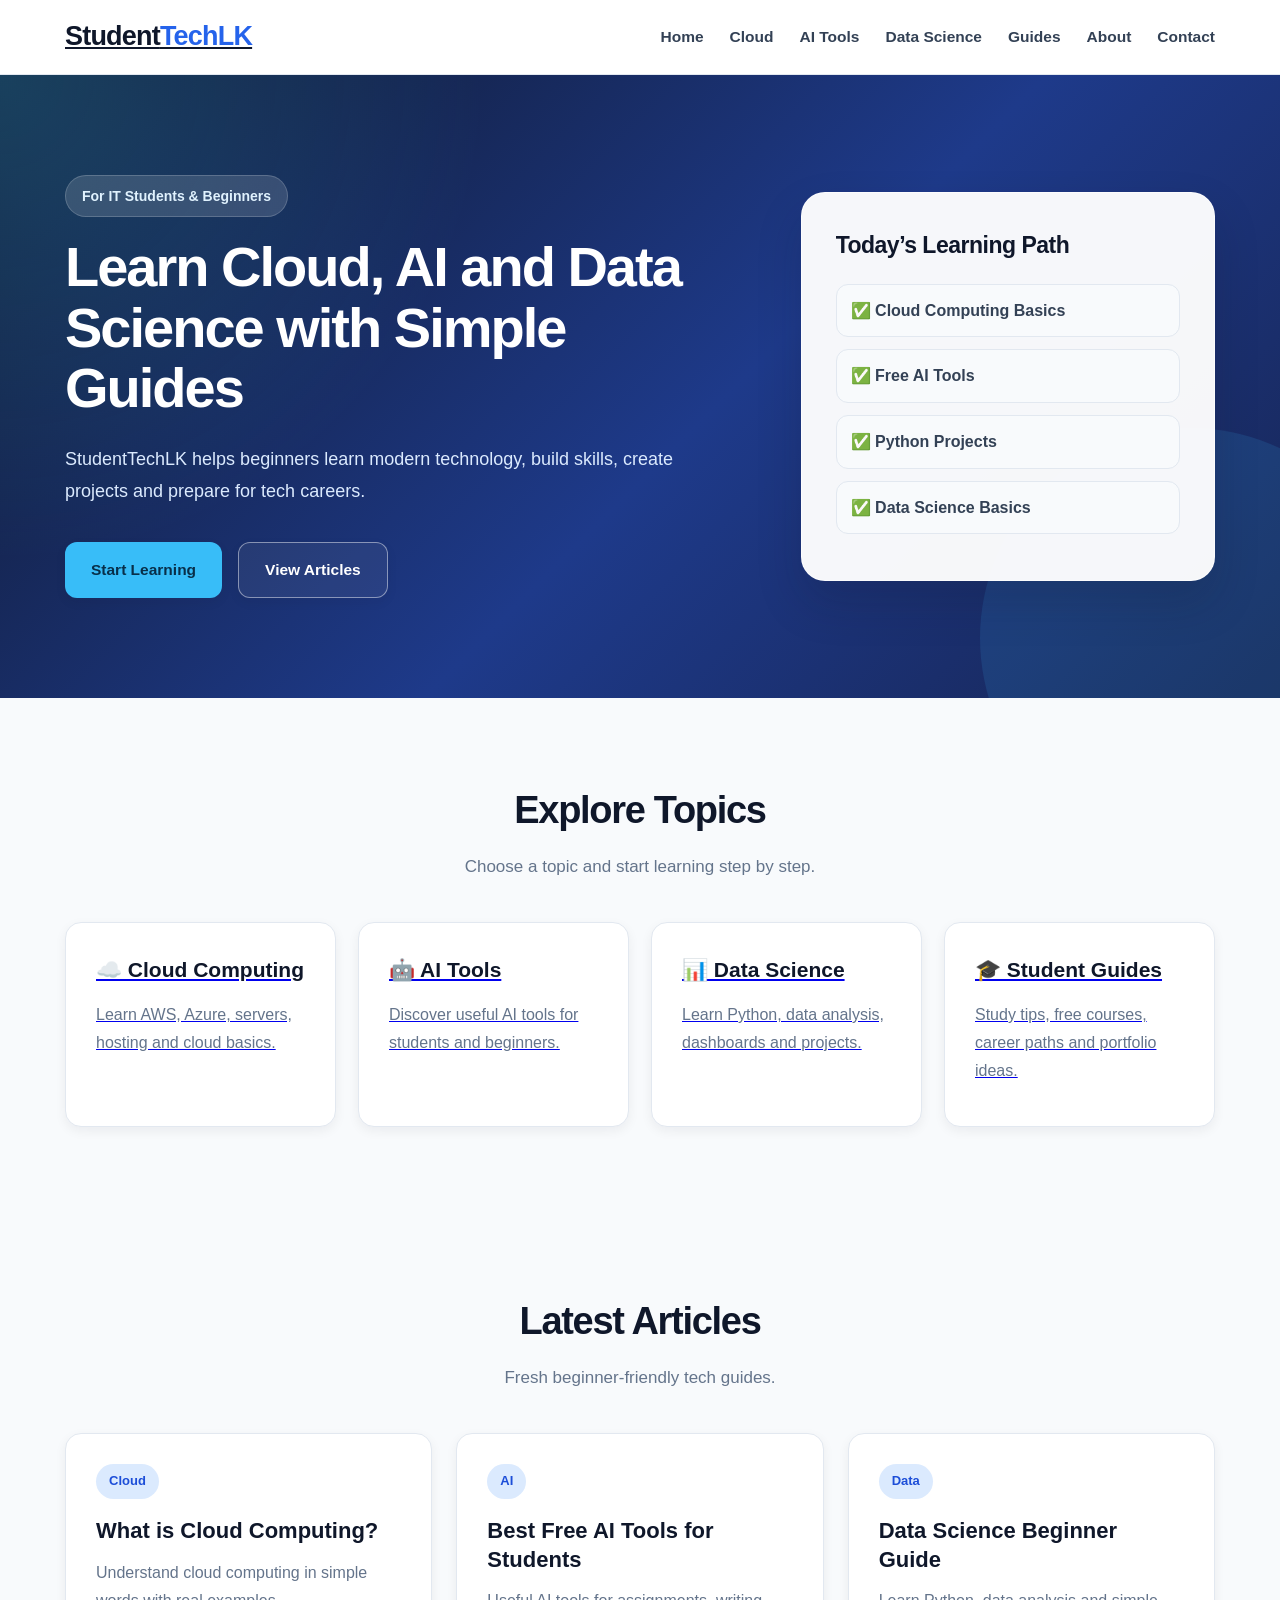
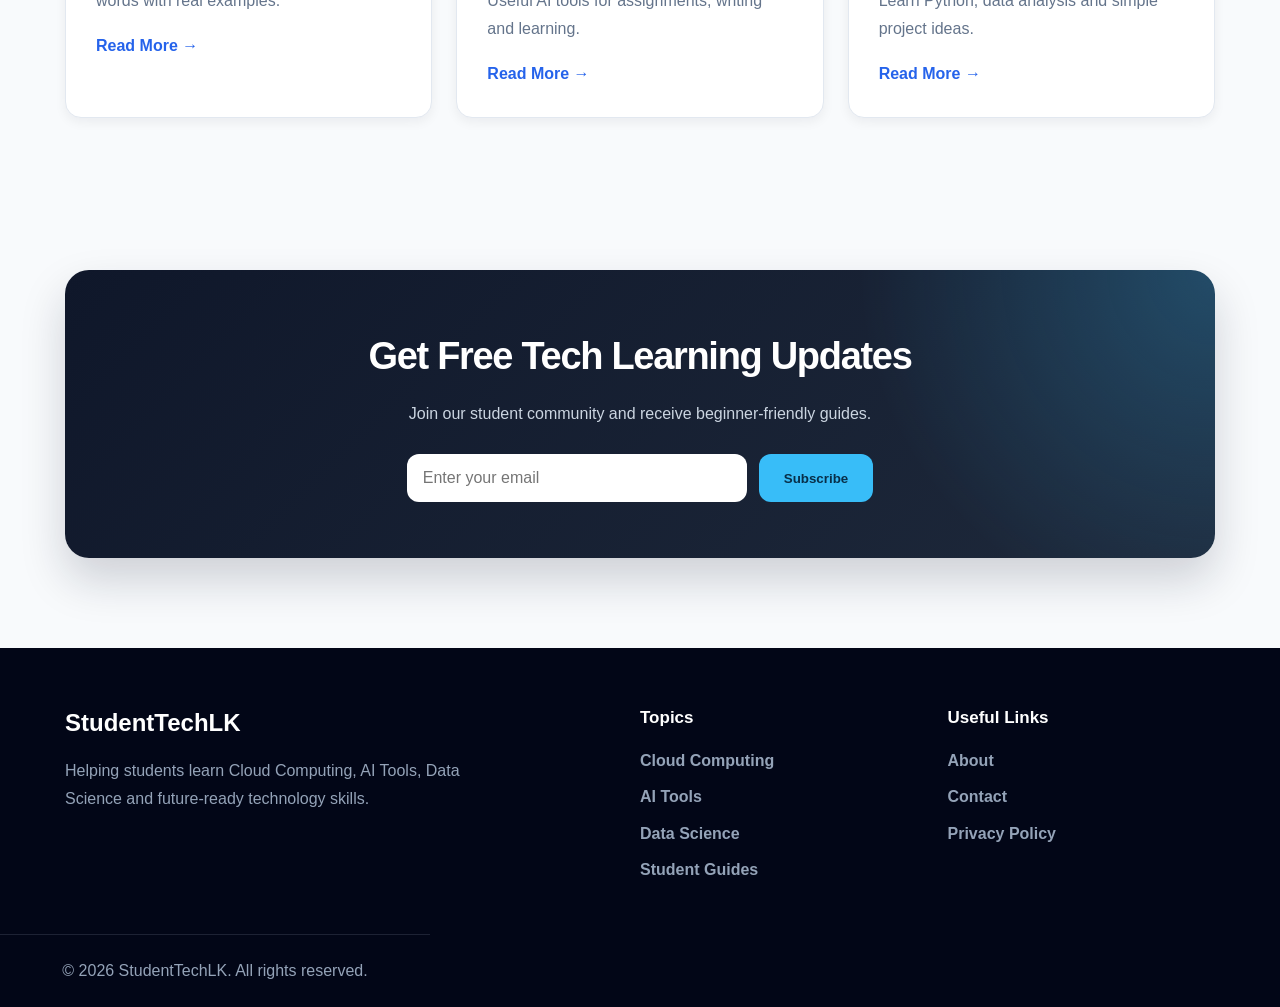
<file: index.html>
<!DOCTYPE html>
<html lang="en">
<head>
  <meta charset="UTF-8" />
  <meta name="viewport" content="width=device-width, initial-scale=1.0" />

  <title>StudentTechLK - Learn Tech & Build Your Future</title>
  <meta name="description" content="StudentTechLK helps students learn Cloud Computing, AI Tools, Data Science and technology skills." />

  <!-- Google AdSense Code -->
  <script async src="https://pagead2.googlesyndication.com/pagead/js/adsbygoogle.js?client=ca-pub-6896290726456139"
    crossorigin="anonymous"></script>

  <link rel="stylesheet" href="style.css" />
</head>
<body>

  <header class="header">
    <div class="container nav-container">
      <a href="index.html" class="logo">Student<span>TechLK</span></a>

      <nav id="navMenu">
        <a href="index.html">Home</a>
        <a href="cloud-computing.html">Cloud</a>
        <a href="ai-tools.html">AI Tools</a>
        <a href="data-science.html">Data Science</a>
        <a href="index.html#articles">Guides</a>
        <a href="about.html">About</a>
        <a href="contact.html">Contact</a>
      </nav>

      <button class="menu-btn" onclick="toggleMenu()">☰</button>
    </div>
  </header>

  <section class="hero">
    <div class="container hero-content">

      <div class="hero-text">
        <p class="tagline">For IT Students & Beginners</p>

        <h1>Learn Cloud, AI and Data Science with Simple Guides</h1>

        <p class="hero-desc">
          StudentTechLK helps beginners learn modern technology, build skills,
          create projects and prepare for tech careers.
        </p>

        <div class="hero-buttons">
          <a href="cloud-computing.html" class="btn primary">Start Learning</a>
          <a href="#articles" class="btn secondary">View Articles</a>
        </div>
      </div>

      <div class="hero-card">
        <h3>Today’s Learning Path</h3>
        <ul>
          <li>✅ Cloud Computing Basics</li>
          <li>✅ Free AI Tools</li>
          <li>✅ Python Projects</li>
          <li>✅ Data Science Basics</li>
        </ul>
      </div>

    </div>
  </section>

  <section class="categories">
    <div class="container">
      <h2>Explore Topics</h2>

      <p class="section-text">
        Choose a topic and start learning step by step.
      </p>

      <div class="category-grid">

        <a href="cloud-computing.html" class="category-card">
          <h3>☁️ Cloud Computing</h3>
          <p>Learn AWS, Azure, servers, hosting and cloud basics.</p>
        </a>

        <a href="ai-tools.html" class="category-card">
          <h3>🤖 AI Tools</h3>
          <p>Discover useful AI tools for students and beginners.</p>
        </a>

        <a href="data-science.html" class="category-card">
          <h3>📊 Data Science</h3>
          <p>Learn Python, data analysis, dashboards and projects.</p>
        </a>

        <a href="#articles" class="category-card">
          <h3>🎓 Student Guides</h3>
          <p>Study tips, free courses, career paths and portfolio ideas.</p>
        </a>

      </div>
    </div>
  </section>

  <section class="articles" id="articles">
    <div class="container">
      <h2>Latest Articles</h2>

      <p class="section-text">
        Fresh beginner-friendly tech guides.
      </p>

      <div class="article-grid">

        <article class="article-card">
          <div class="article-label">Cloud</div>
          <h3>What is Cloud Computing?</h3>
          <p>Understand cloud computing in simple words with real examples.</p>
          <a href="cloud-computing.html">Read More →</a>
        </article>

        <article class="article-card">
          <div class="article-label">AI</div>
          <h3>Best Free AI Tools for Students</h3>
          <p>Useful AI tools for assignments, writing and learning.</p>
          <a href="ai-tools.html">Read More →</a>
        </article>

        <article class="article-card">
          <div class="article-label">Data</div>
          <h3>Data Science Beginner Guide</h3>
          <p>Learn Python, data analysis and simple project ideas.</p>
          <a href="data-science.html">Read More →</a>
        </article>

      </div>
    </div>
  </section>

  <section class="newsletter">
    <div class="container newsletter-box">
      <h2>Get Free Tech Learning Updates</h2>
      <p>Join our student community and receive beginner-friendly guides.</p>

      <form action="https://formsubmit.co/oshadhaperera500@gmail.com" method="POST">
        <input type="hidden" name="_subject" value="New learning updates subscriber - StudentTechLK" />
        <input type="hidden" name="_template" value="table" />
        <input type="hidden" name="_captcha" value="false" />

        <input
          type="email"
          name="Subscriber Email"
          id="emailInput"
          placeholder="Enter your email"
          required
        />

        <button type="submit">Subscribe</button>
      </form>
    </div>
  </section>

  <footer class="footer">
    <div class="container footer-grid">

      <div>
        <h3>StudentTechLK</h3>
        <p>
          Helping students learn Cloud Computing, AI Tools, Data Science and
          future-ready technology skills.
        </p>
      </div>

      <div>
        <h4>Topics</h4>
        <a href="cloud-computing.html">Cloud Computing</a>
        <a href="ai-tools.html">AI Tools</a>
        <a href="data-science.html">Data Science</a>
        <a href="index.html#articles">Student Guides</a>
      </div>

      <div>
        <h4>Useful Links</h4>
        <a href="about.html">About</a>
        <a href="contact.html">Contact</a>
        <a href="privacy-policy.html">Privacy Policy</a>
      </div>

    </div>

    <p class="copyright">
      © 2026 StudentTechLK. All rights reserved.
    </p>
  </footer>

  <script src="script.js"></script>
</body>
</html>
</file>
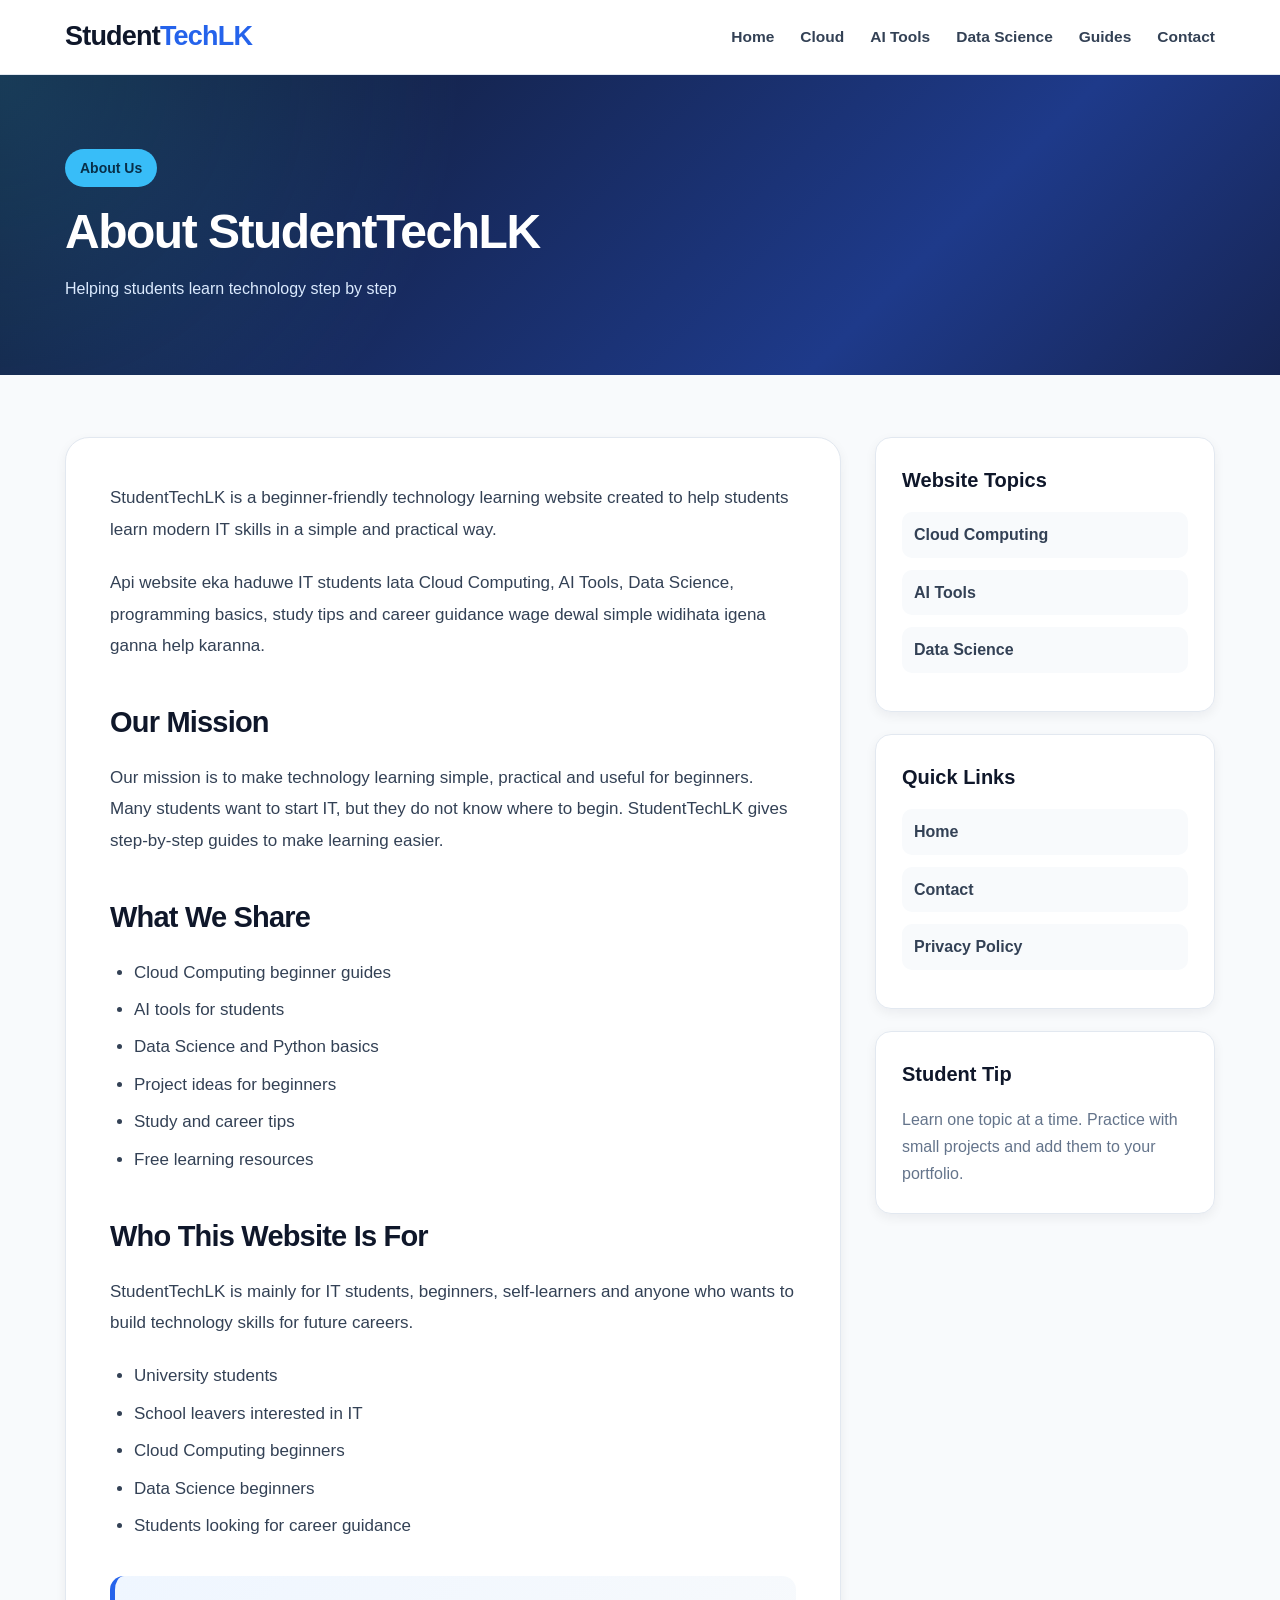
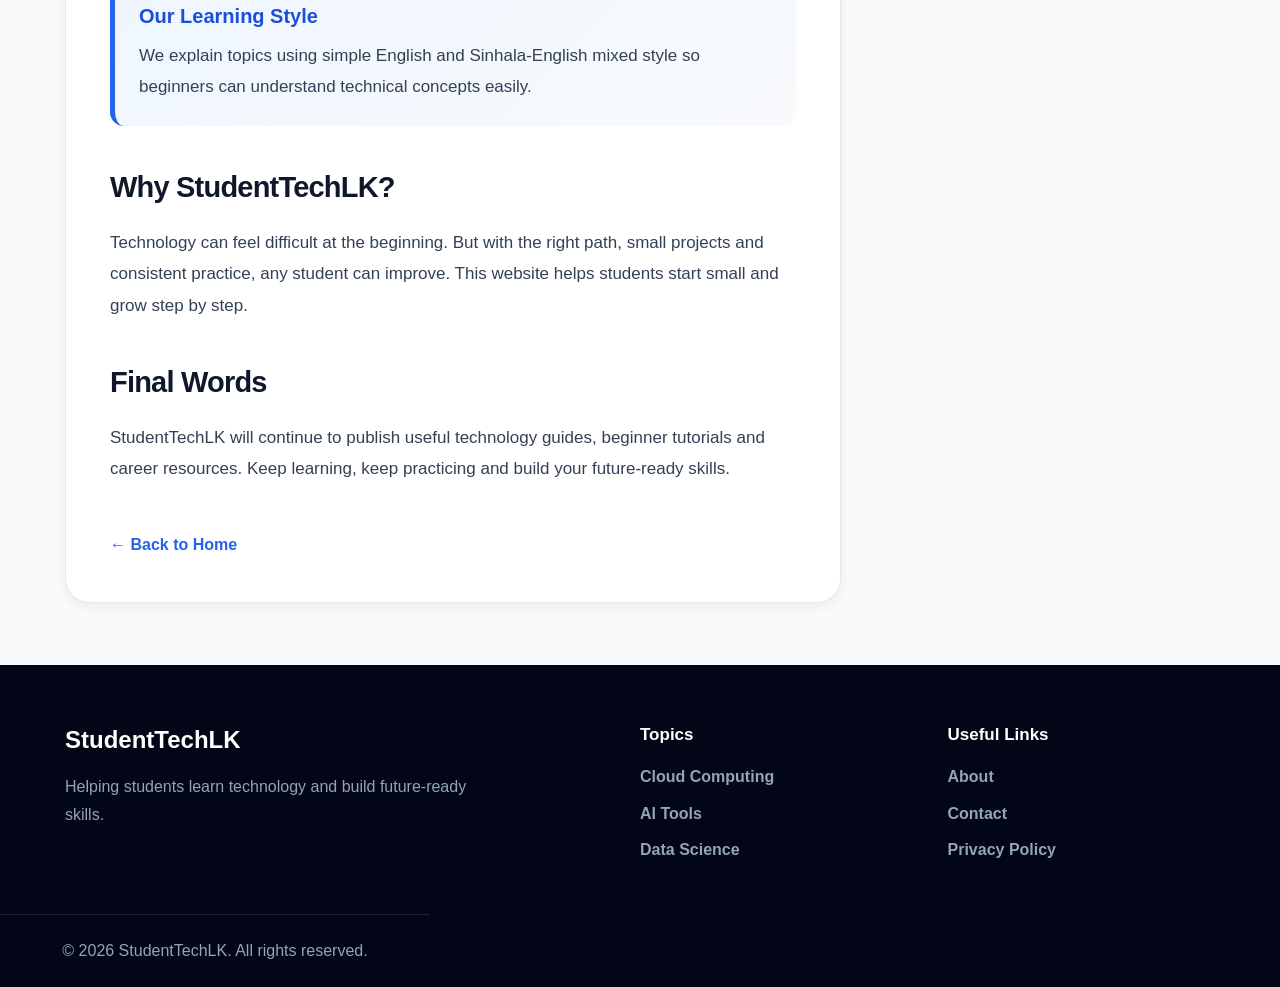
<file: about.html>
<!DOCTYPE html>
<html lang="en">
<head>
  <meta charset="UTF-8" />
  <meta name="viewport" content="width=device-width, initial-scale=1.0" />

  <title>About Us - StudentTechLK</title>
  <meta name="description" content="Learn about StudentTechLK, a beginner-friendly technology learning website for IT students." />

  <!-- Google AdSense Code -->
  <script async src="https://pagead2.googlesyndication.com/pagead/js/adsbygoogle.js?client=ca-pub-6896290726456139"
    crossorigin="anonymous"></script>

  <link rel="stylesheet" href="style.css" />
</head>
<body>

  <!-- Header -->
  <header class="header">
    <div class="container nav-container">
      <div class="logo">Student<span>TechLK</span></div>

      <nav id="navMenu">
        <a href="index.html">Home</a>
        <a href="cloud-computing.html">Cloud</a>
        <a href="ai-tools.html">AI Tools</a>
        <a href="data-science.html">Data Science</a>
        <a href="#">Guides</a>
        <a href="contact.html">Contact</a>
      </nav>

      <button class="menu-btn" onclick="toggleMenu()">☰</button>
    </div>
  </header>

  <!-- Page Hero -->
  <section class="article-hero">
    <div class="container">
      <p class="article-category">About Us</p>
      <h1>About StudentTechLK</h1>
      <p class="article-meta">Helping students learn technology step by step</p>
    </div>
  </section>

  <!-- Main Content -->
  <main class="article-layout container">

    <article class="article-content">

      <p>
        StudentTechLK is a beginner-friendly technology learning website created
        to help students learn modern IT skills in a simple and practical way.
      </p>

      <p>
        Api website eka haduwe IT students lata Cloud Computing, AI Tools,
        Data Science, programming basics, study tips and career guidance wage
        dewal simple widihata igena ganna help karanna.
      </p>

      <h2>Our Mission</h2>

      <p>
        Our mission is to make technology learning simple, practical and useful
        for beginners. Many students want to start IT, but they do not know where
        to begin. StudentTechLK gives step-by-step guides to make learning easier.
      </p>

      <h2>What We Share</h2>

      <ul>
        <li>Cloud Computing beginner guides</li>
        <li>AI tools for students</li>
        <li>Data Science and Python basics</li>
        <li>Project ideas for beginners</li>
        <li>Study and career tips</li>
        <li>Free learning resources</li>
      </ul>

      <h2>Who This Website Is For</h2>

      <p>
        StudentTechLK is mainly for IT students, beginners, self-learners and
        anyone who wants to build technology skills for future careers.
      </p>

      <ul>
        <li>University students</li>
        <li>School leavers interested in IT</li>
        <li>Cloud Computing beginners</li>
        <li>Data Science beginners</li>
        <li>Students looking for career guidance</li>
      </ul>

      <div class="article-note">
        <h3>Our Learning Style</h3>
        <p>
          We explain topics using simple English and Sinhala-English mixed style
          so beginners can understand technical concepts easily.
        </p>
      </div>

      <h2>Why StudentTechLK?</h2>

      <p>
        Technology can feel difficult at the beginning. But with the right path,
        small projects and consistent practice, any student can improve. This
        website helps students start small and grow step by step.
      </p>

      <h2>Final Words</h2>

      <p>
        StudentTechLK will continue to publish useful technology guides,
        beginner tutorials and career resources. Keep learning, keep practicing
        and build your future-ready skills.
      </p>

      <a href="index.html" class="back-link">← Back to Home</a>

    </article>

    <!-- Sidebar -->
    <aside class="sidebar">

      <div class="sidebar-box">
        <h3>Website Topics</h3>
        <a href="cloud-computing.html">Cloud Computing</a>
        <a href="ai-tools.html">AI Tools</a>
        <a href="data-science.html">Data Science</a>
      </div>

      <div class="sidebar-box">
        <h3>Quick Links</h3>
        <a href="index.html">Home</a>
        <a href="contact.html">Contact</a>
        <a href="privacy-policy.html">Privacy Policy</a>
      </div>

      <div class="sidebar-box">
        <h3>Student Tip</h3>
        <p>
          Learn one topic at a time. Practice with small projects and add them
          to your portfolio.
        </p>
      </div>

    </aside>

  </main>

  <!-- Footer -->
  <footer class="footer">
    <div class="container footer-grid">

      <div>
        <h3>StudentTechLK</h3>
        <p>Helping students learn technology and build future-ready skills.</p>
      </div>

      <div>
        <h4>Topics</h4>
        <a href="cloud-computing.html">Cloud Computing</a>
        <a href="ai-tools.html">AI Tools</a>
        <a href="data-science.html">Data Science</a>
      </div>

      <div>
        <h4>Useful Links</h4>
        <a href="about.html">About</a>
        <a href="contact.html">Contact</a>
        <a href="privacy-policy.html">Privacy Policy</a>
      </div>

    </div>

    <p class="copyright">
      © 2026 StudentTechLK. All rights reserved.
    </p>
  </footer>

  <script src="script.js"></script>
</body>
</html>
</file>
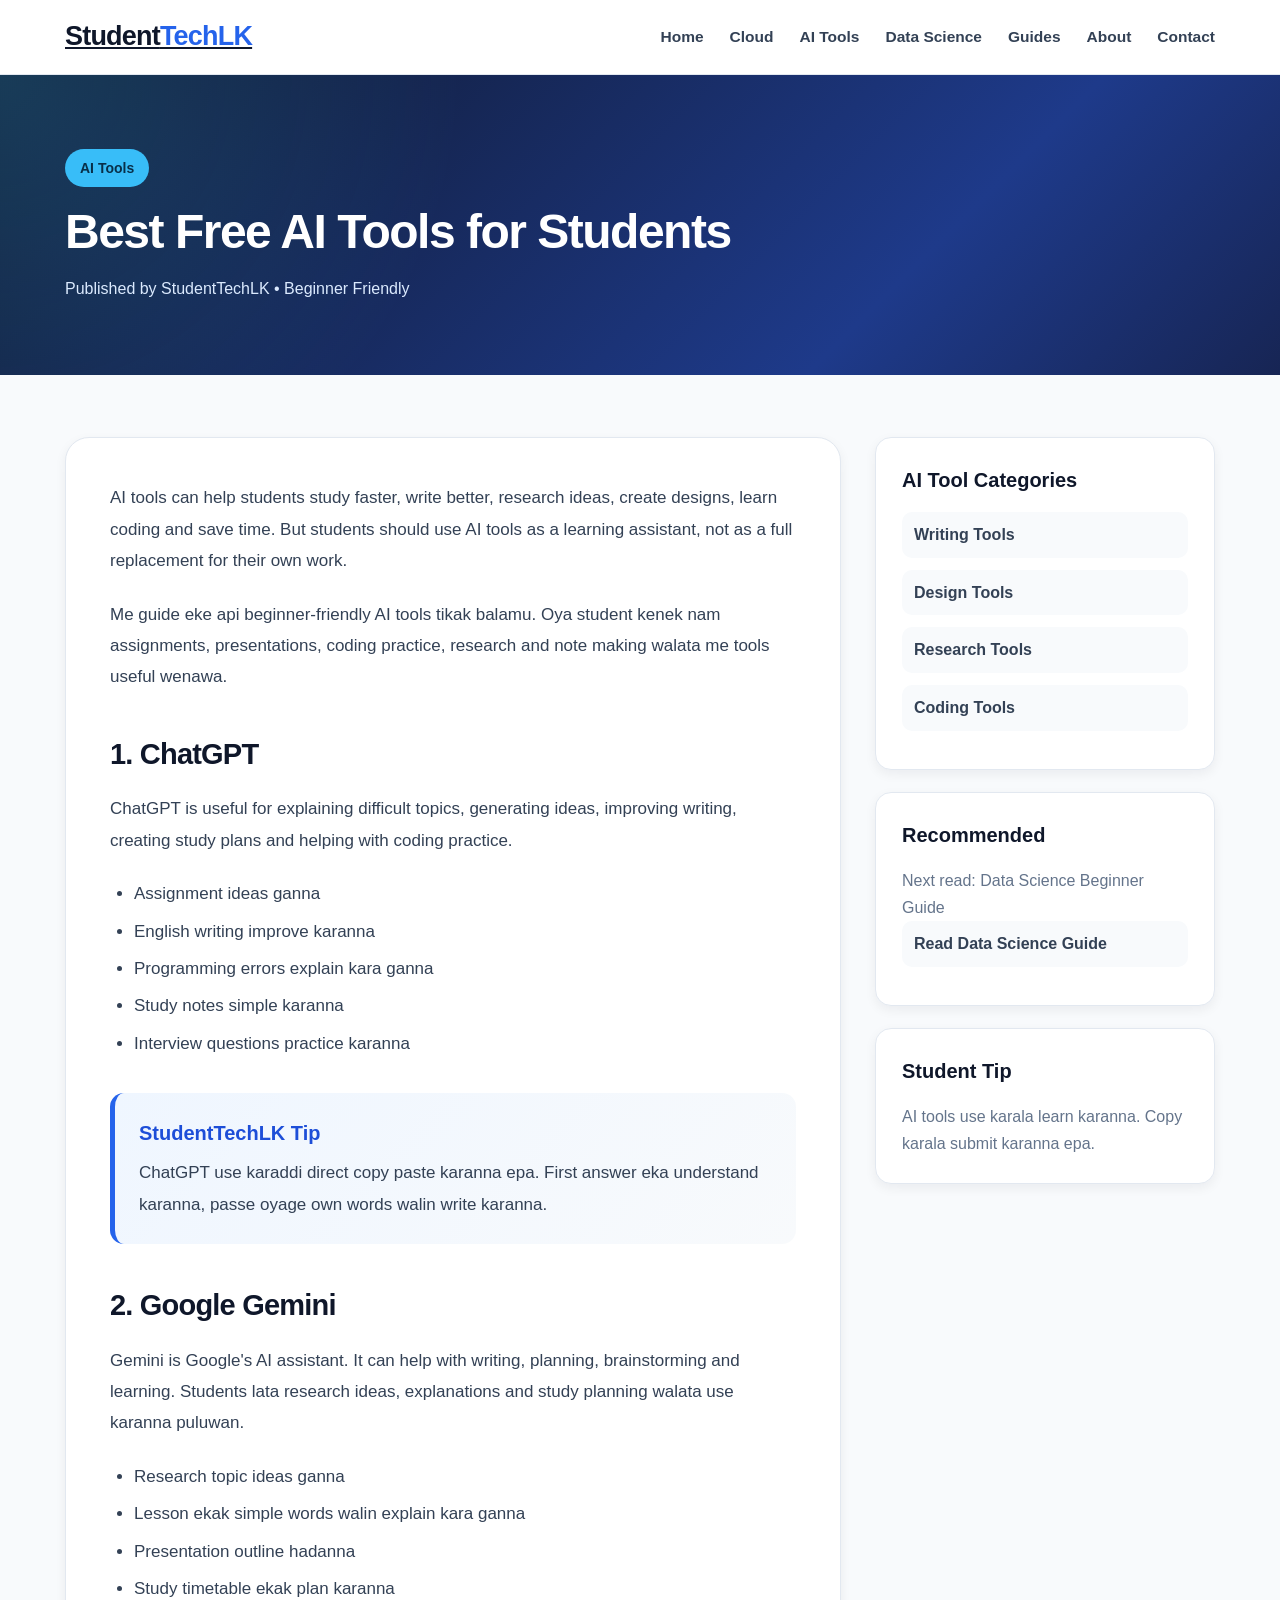
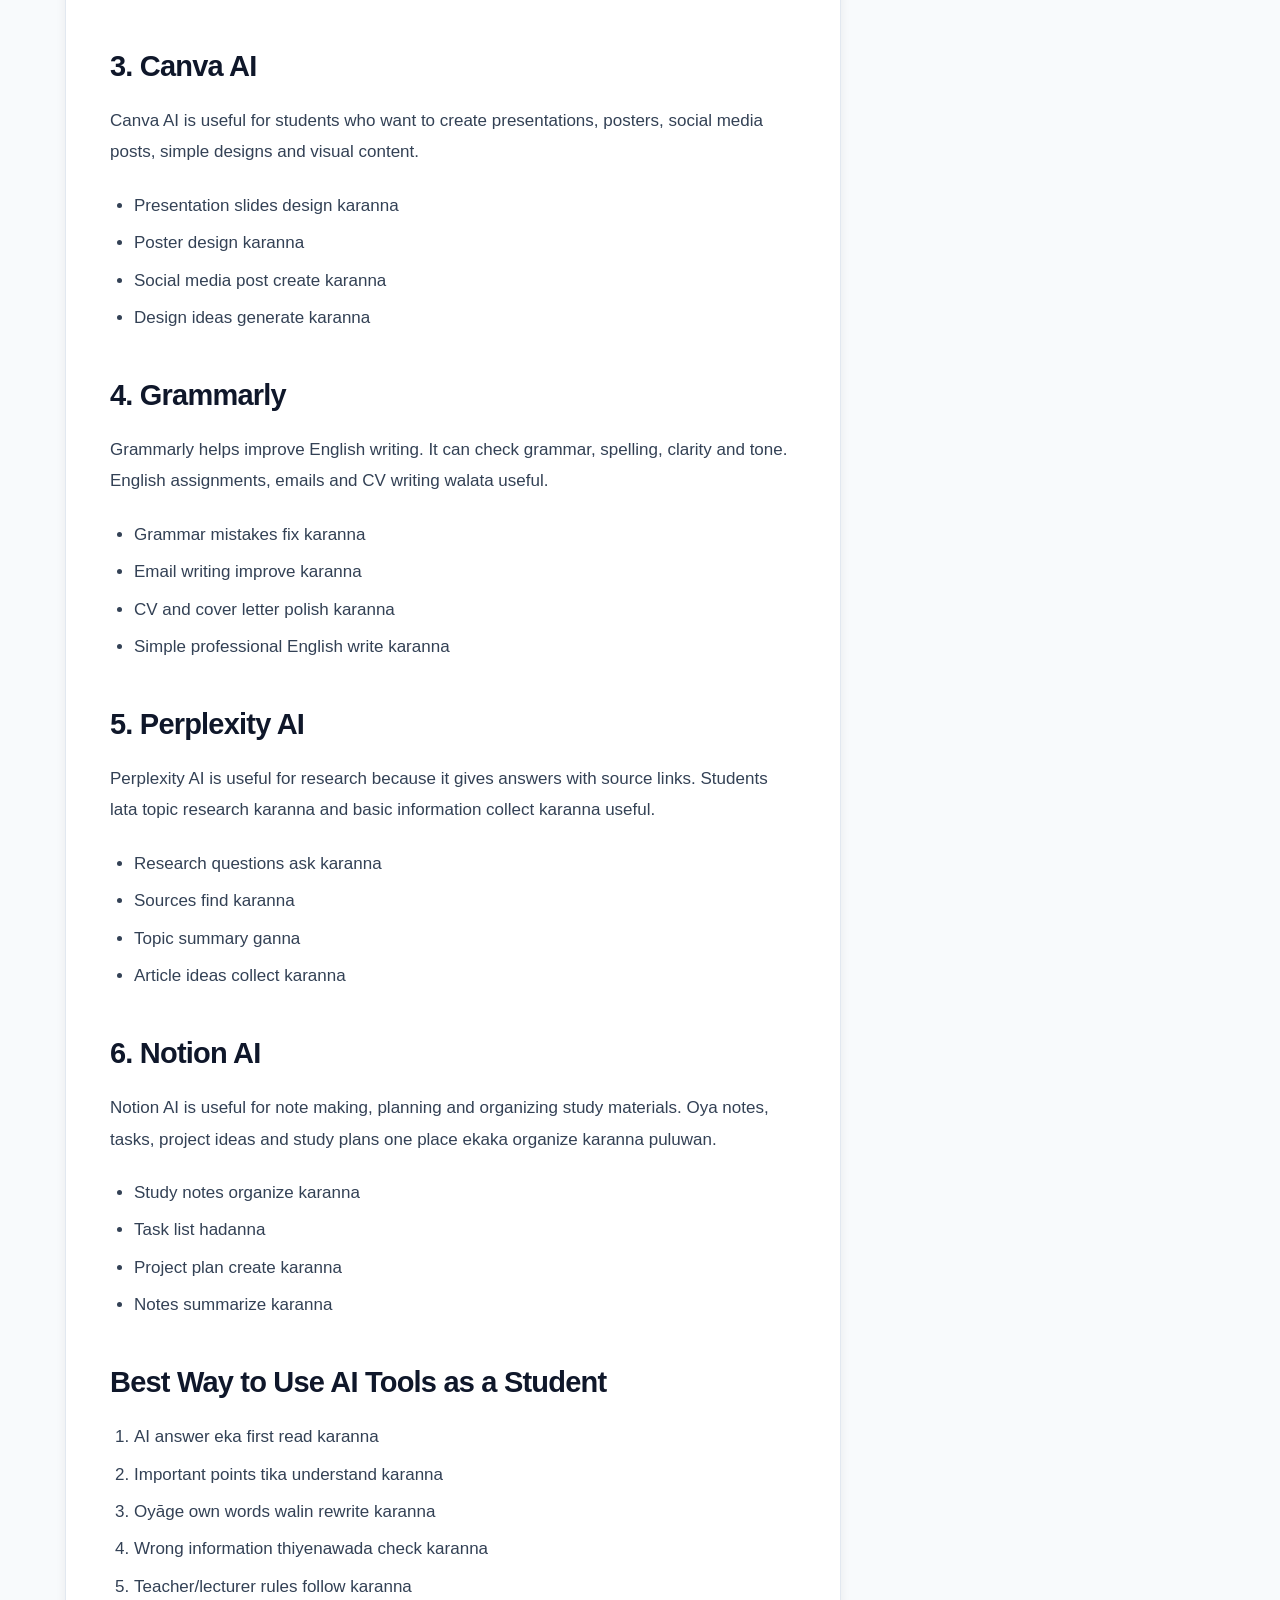
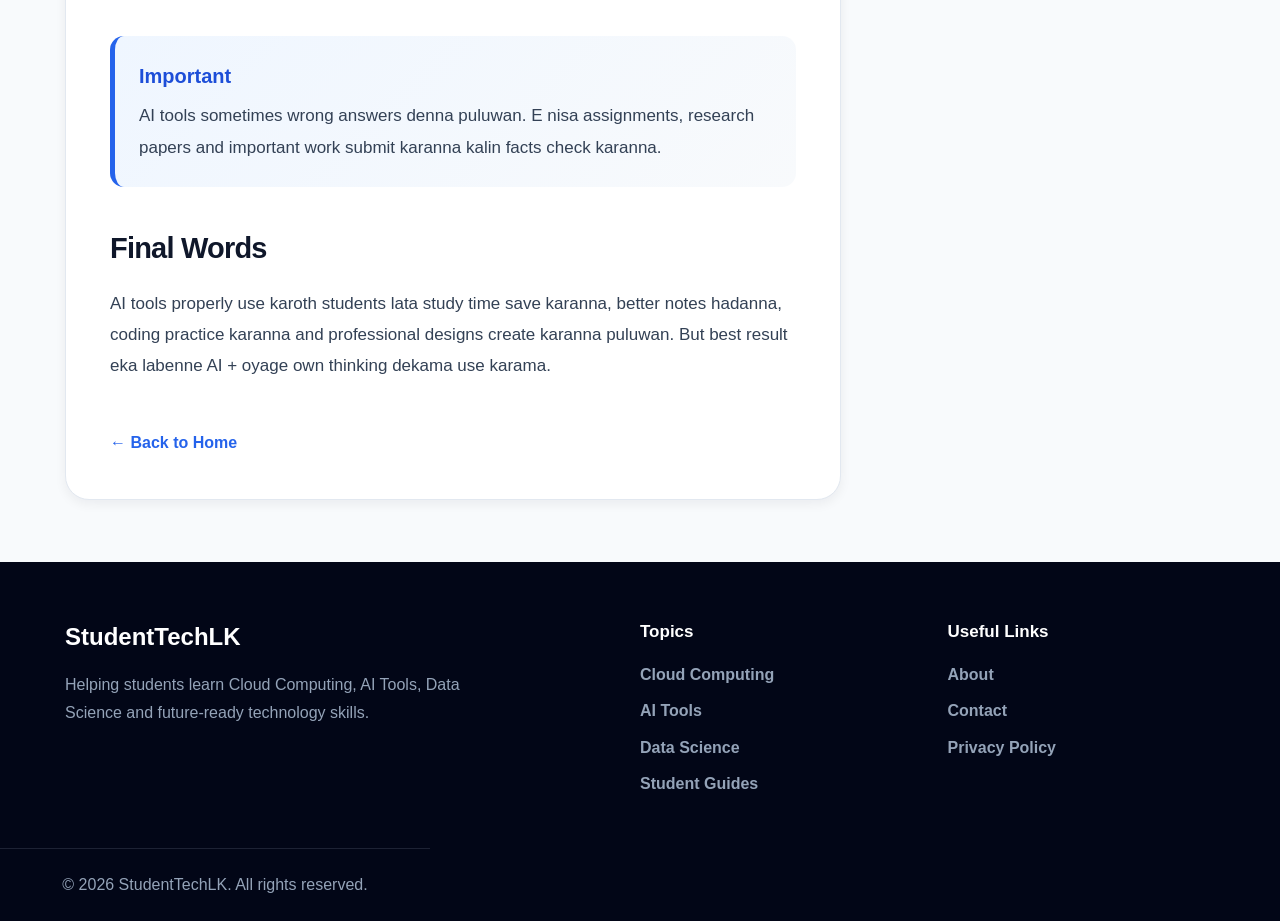
<file: ai-tools.html>
<!DOCTYPE html>
<html lang="en">
<head>
  <meta charset="UTF-8" />
  <meta name="viewport" content="width=device-width, initial-scale=1.0" />

  <title>Best Free AI Tools for Students - StudentTechLK</title>
  <meta name="description" content="Learn the best free AI tools for students and beginners. Use AI tools for writing, studying, designing, coding and research." />

  <!-- Google AdSense Code -->
  <script async src="https://pagead2.googlesyndication.com/pagead/js/adsbygoogle.js?client=ca-pub-6896290726456139"
    crossorigin="anonymous"></script>

  <link rel="stylesheet" href="style.css" />
</head>
<body>

  <header class="header">
    <div class="container nav-container">
      <a href="index.html" class="logo">Student<span>TechLK</span></a>

      <nav id="navMenu">
        <a href="index.html">Home</a>
        <a href="cloud-computing.html">Cloud</a>
        <a href="ai-tools.html">AI Tools</a>
        <a href="data-science.html">Data Science</a>
        <a href="index.html#articles">Guides</a>
        <a href="about.html">About</a>
        <a href="contact.html">Contact</a>
      </nav>

      <button class="menu-btn" onclick="toggleMenu()">☰</button>
    </div>
  </header>

  <section class="article-hero">
    <div class="container">
      <p class="article-category">AI Tools</p>
      <h1>Best Free AI Tools for Students</h1>
      <p class="article-meta">Published by StudentTechLK • Beginner Friendly</p>
    </div>
  </section>

  <main class="article-layout container">

    <article class="article-content">

      <p>
        AI tools can help students study faster, write better, research ideas,
        create designs, learn coding and save time. But students should use AI
        tools as a learning assistant, not as a full replacement for their own work.
      </p>

      <p>
        Me guide eke api beginner-friendly AI tools tikak balamu. Oya student
        kenek nam assignments, presentations, coding practice, research and note
        making walata me tools useful wenawa.
      </p>

      <h2>1. ChatGPT</h2>

      <p>
        ChatGPT is useful for explaining difficult topics, generating ideas,
        improving writing, creating study plans and helping with coding practice.
      </p>

      <ul>
        <li>Assignment ideas ganna</li>
        <li>English writing improve karanna</li>
        <li>Programming errors explain kara ganna</li>
        <li>Study notes simple karanna</li>
        <li>Interview questions practice karanna</li>
      </ul>

      <div class="article-note">
        <h3>StudentTechLK Tip</h3>
        <p>
          ChatGPT use karaddi direct copy paste karanna epa. First answer eka
          understand karanna, passe oyage own words walin write karanna.
        </p>
      </div>

      <h2>2. Google Gemini</h2>

      <p>
        Gemini is Google's AI assistant. It can help with writing, planning,
        brainstorming and learning. Students lata research ideas, explanations
        and study planning walata use karanna puluwan.
      </p>

      <ul>
        <li>Research topic ideas ganna</li>
        <li>Lesson ekak simple words walin explain kara ganna</li>
        <li>Presentation outline hadanna</li>
        <li>Study timetable ekak plan karanna</li>
      </ul>

      <h2>3. Canva AI</h2>

      <p>
        Canva AI is useful for students who want to create presentations,
        posters, social media posts, simple designs and visual content.
      </p>

      <ul>
        <li>Presentation slides design karanna</li>
        <li>Poster design karanna</li>
        <li>Social media post create karanna</li>
        <li>Design ideas generate karanna</li>
      </ul>

      <h2>4. Grammarly</h2>

      <p>
        Grammarly helps improve English writing. It can check grammar,
        spelling, clarity and tone. English assignments, emails and CV writing
        walata useful.
      </p>

      <ul>
        <li>Grammar mistakes fix karanna</li>
        <li>Email writing improve karanna</li>
        <li>CV and cover letter polish karanna</li>
        <li>Simple professional English write karanna</li>
      </ul>

      <h2>5. Perplexity AI</h2>

      <p>
        Perplexity AI is useful for research because it gives answers with
        source links. Students lata topic research karanna and basic information
        collect karanna useful.
      </p>

      <ul>
        <li>Research questions ask karanna</li>
        <li>Sources find karanna</li>
        <li>Topic summary ganna</li>
        <li>Article ideas collect karanna</li>
      </ul>

      <h2>6. Notion AI</h2>

      <p>
        Notion AI is useful for note making, planning and organizing study
        materials. Oya notes, tasks, project ideas and study plans one place ekaka
        organize karanna puluwan.
      </p>

      <ul>
        <li>Study notes organize karanna</li>
        <li>Task list hadanna</li>
        <li>Project plan create karanna</li>
        <li>Notes summarize karanna</li>
      </ul>

      <h2>Best Way to Use AI Tools as a Student</h2>

      <ol>
        <li>AI answer eka first read karanna</li>
        <li>Important points tika understand karanna</li>
        <li>Oyāge own words walin rewrite karanna</li>
        <li>Wrong information thiyenawada check karanna</li>
        <li>Teacher/lecturer rules follow karanna</li>
      </ol>

      <div class="article-note">
        <h3>Important</h3>
        <p>
          AI tools sometimes wrong answers denna puluwan. E nisa assignments,
          research papers and important work submit karanna kalin facts check
          karanna.
        </p>
      </div>

      <h2>Final Words</h2>

      <p>
        AI tools properly use karoth students lata study time save karanna,
        better notes hadanna, coding practice karanna and professional designs
        create karanna puluwan. But best result eka labenne AI + oyage own
        thinking dekama use karama.
      </p>

      <a href="index.html" class="back-link">← Back to Home</a>

    </article>

    <aside class="sidebar">

      <div class="sidebar-box">
        <h3>AI Tool Categories</h3>
        <a href="ai-tools.html">Writing Tools</a>
        <a href="ai-tools.html">Design Tools</a>
        <a href="ai-tools.html">Research Tools</a>
        <a href="ai-tools.html">Coding Tools</a>
      </div>

      <div class="sidebar-box">
        <h3>Recommended</h3>
        <p>Next read: Data Science Beginner Guide</p>
        <a href="data-science.html">Read Data Science Guide</a>
      </div>

      <div class="sidebar-box">
        <h3>Student Tip</h3>
        <p>
          AI tools use karala learn karanna. Copy karala submit karanna epa.
        </p>
      </div>

    </aside>

  </main>

  <footer class="footer">
    <div class="container footer-grid">

      <div>
        <h3>StudentTechLK</h3>
        <p>
          Helping students learn Cloud Computing, AI Tools, Data Science and
          future-ready technology skills.
        </p>
      </div>

      <div>
        <h4>Topics</h4>
        <a href="cloud-computing.html">Cloud Computing</a>
        <a href="ai-tools.html">AI Tools</a>
        <a href="data-science.html">Data Science</a>
        <a href="index.html#articles">Student Guides</a>
      </div>

      <div>
        <h4>Useful Links</h4>
        <a href="about.html">About</a>
        <a href="contact.html">Contact</a>
        <a href="privacy-policy.html">Privacy Policy</a>
      </div>

    </div>

    <p class="copyright">
      © 2026 StudentTechLK. All rights reserved.
    </p>
  </footer>

  <script src="script.js"></script>
</body>
</html>
</file>
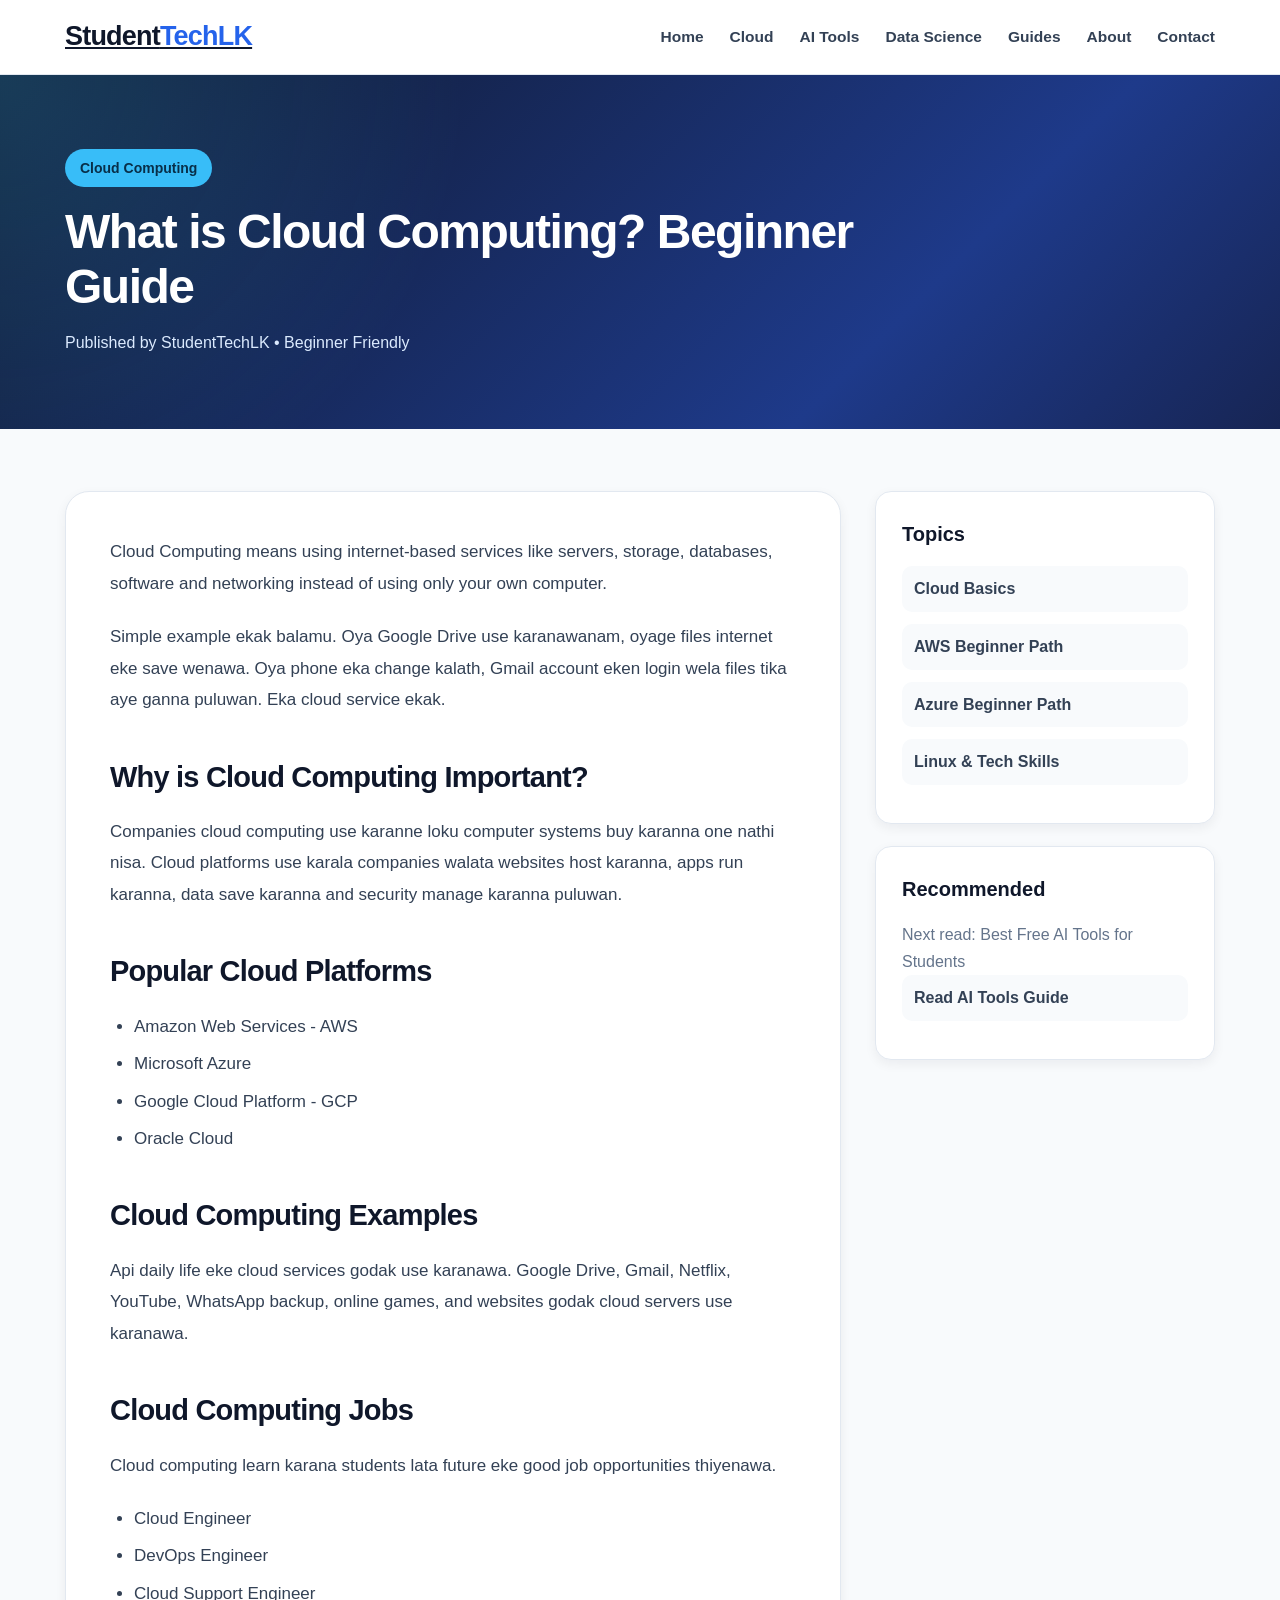
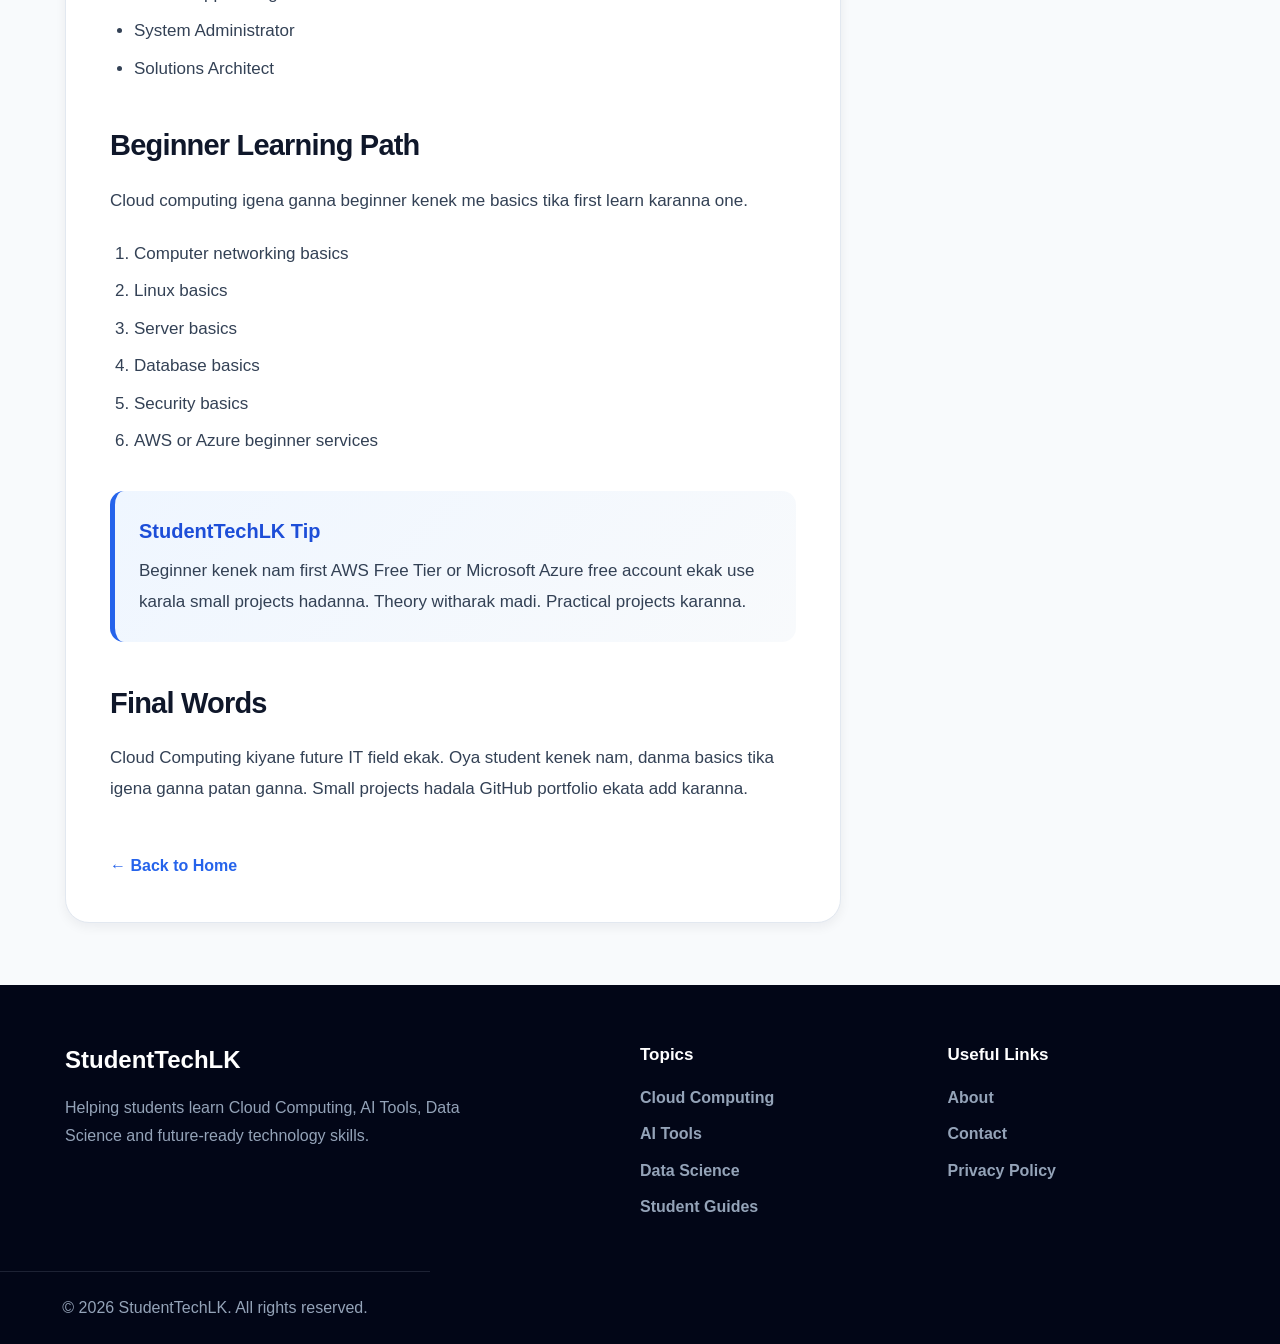
<file: cloud-computing.html>
<!DOCTYPE html>
<html lang="en">
<head>
  <meta charset="UTF-8" />
  <meta name="viewport" content="width=device-width, initial-scale=1.0" />

  <title>What is Cloud Computing? - StudentTechLK</title>
  <meta name="description" content="Learn cloud computing basics in simple words for beginners and IT students." />

  <!-- Google AdSense Code -->
  <script async src="https://pagead2.googlesyndication.com/pagead/js/adsbygoogle.js?client=ca-pub-6896290726456139"
    crossorigin="anonymous"></script>

  <link rel="stylesheet" href="style.css" />
</head>
<body>

  <header class="header">
    <div class="container nav-container">
      <a href="index.html" class="logo">Student<span>TechLK</span></a>

      <nav id="navMenu">
        <a href="index.html">Home</a>
        <a href="cloud-computing.html">Cloud</a>
        <a href="ai-tools.html">AI Tools</a>
        <a href="data-science.html">Data Science</a>
        <a href="index.html#articles">Guides</a>
        <a href="about.html">About</a>
        <a href="contact.html">Contact</a>
      </nav>

      <button class="menu-btn" onclick="toggleMenu()">☰</button>
    </div>
  </header>

  <section class="article-hero">
    <div class="container">
      <p class="article-category">Cloud Computing</p>
      <h1>What is Cloud Computing? Beginner Guide</h1>
      <p class="article-meta">Published by StudentTechLK • Beginner Friendly</p>
    </div>
  </section>

  <main class="article-layout container">

    <article class="article-content">

      <p>
        Cloud Computing means using internet-based services like servers, storage,
        databases, software and networking instead of using only your own computer.
      </p>

      <p>
        Simple example ekak balamu. Oya Google Drive use karanawanam, oyage files
        internet eke save wenawa. Oya phone eka change kalath, Gmail account eken
        login wela files tika aye ganna puluwan. Eka cloud service ekak.
      </p>

      <h2>Why is Cloud Computing Important?</h2>

      <p>
        Companies cloud computing use karanne loku computer systems buy karanna
        one nathi nisa. Cloud platforms use karala companies walata websites host
        karanna, apps run karanna, data save karanna and security manage karanna
        puluwan.
      </p>

      <h2>Popular Cloud Platforms</h2>

      <ul>
        <li>Amazon Web Services - AWS</li>
        <li>Microsoft Azure</li>
        <li>Google Cloud Platform - GCP</li>
        <li>Oracle Cloud</li>
      </ul>

      <h2>Cloud Computing Examples</h2>

      <p>
        Api daily life eke cloud services godak use karanawa. Google Drive,
        Gmail, Netflix, YouTube, WhatsApp backup, online games, and websites
        godak cloud servers use karanawa.
      </p>

      <h2>Cloud Computing Jobs</h2>

      <p>
        Cloud computing learn karana students lata future eke good job
        opportunities thiyenawa.
      </p>

      <ul>
        <li>Cloud Engineer</li>
        <li>DevOps Engineer</li>
        <li>Cloud Support Engineer</li>
        <li>System Administrator</li>
        <li>Solutions Architect</li>
      </ul>

      <h2>Beginner Learning Path</h2>

      <p>
        Cloud computing igena ganna beginner kenek me basics tika first learn
        karanna one.
      </p>

      <ol>
        <li>Computer networking basics</li>
        <li>Linux basics</li>
        <li>Server basics</li>
        <li>Database basics</li>
        <li>Security basics</li>
        <li>AWS or Azure beginner services</li>
      </ol>

      <div class="article-note">
        <h3>StudentTechLK Tip</h3>
        <p>
          Beginner kenek nam first AWS Free Tier or Microsoft Azure free account
          ekak use karala small projects hadanna. Theory witharak madi.
          Practical projects karanna.
        </p>
      </div>

      <h2>Final Words</h2>

      <p>
        Cloud Computing kiyane future IT field ekak. Oya student kenek nam,
        danma basics tika igena ganna patan ganna. Small projects hadala GitHub
        portfolio ekata add karanna.
      </p>

      <a href="index.html" class="back-link">← Back to Home</a>

    </article>

    <aside class="sidebar">
      <div class="sidebar-box">
        <h3>Topics</h3>
        <a href="cloud-computing.html">Cloud Basics</a>
        <a href="cloud-computing.html">AWS Beginner Path</a>
        <a href="cloud-computing.html">Azure Beginner Path</a>
        <a href="data-science.html">Linux & Tech Skills</a>
      </div>

      <div class="sidebar-box">
        <h3>Recommended</h3>
        <p>Next read: Best Free AI Tools for Students</p>
        <a href="ai-tools.html">Read AI Tools Guide</a>
      </div>
    </aside>

  </main>

  <footer class="footer">
    <div class="container footer-grid">

      <div>
        <h3>StudentTechLK</h3>
        <p>
          Helping students learn Cloud Computing, AI Tools, Data Science and
          future-ready technology skills.
        </p>
      </div>

      <div>
        <h4>Topics</h4>
        <a href="cloud-computing.html">Cloud Computing</a>
        <a href="ai-tools.html">AI Tools</a>
        <a href="data-science.html">Data Science</a>
        <a href="index.html#articles">Student Guides</a>
      </div>

      <div>
        <h4>Useful Links</h4>
        <a href="about.html">About</a>
        <a href="contact.html">Contact</a>
        <a href="privacy-policy.html">Privacy Policy</a>
      </div>

    </div>

    <p class="copyright">
      © 2026 StudentTechLK. All rights reserved.
    </p>
  </footer>

  <script src="script.js"></script>
</body>
</html>
</file>
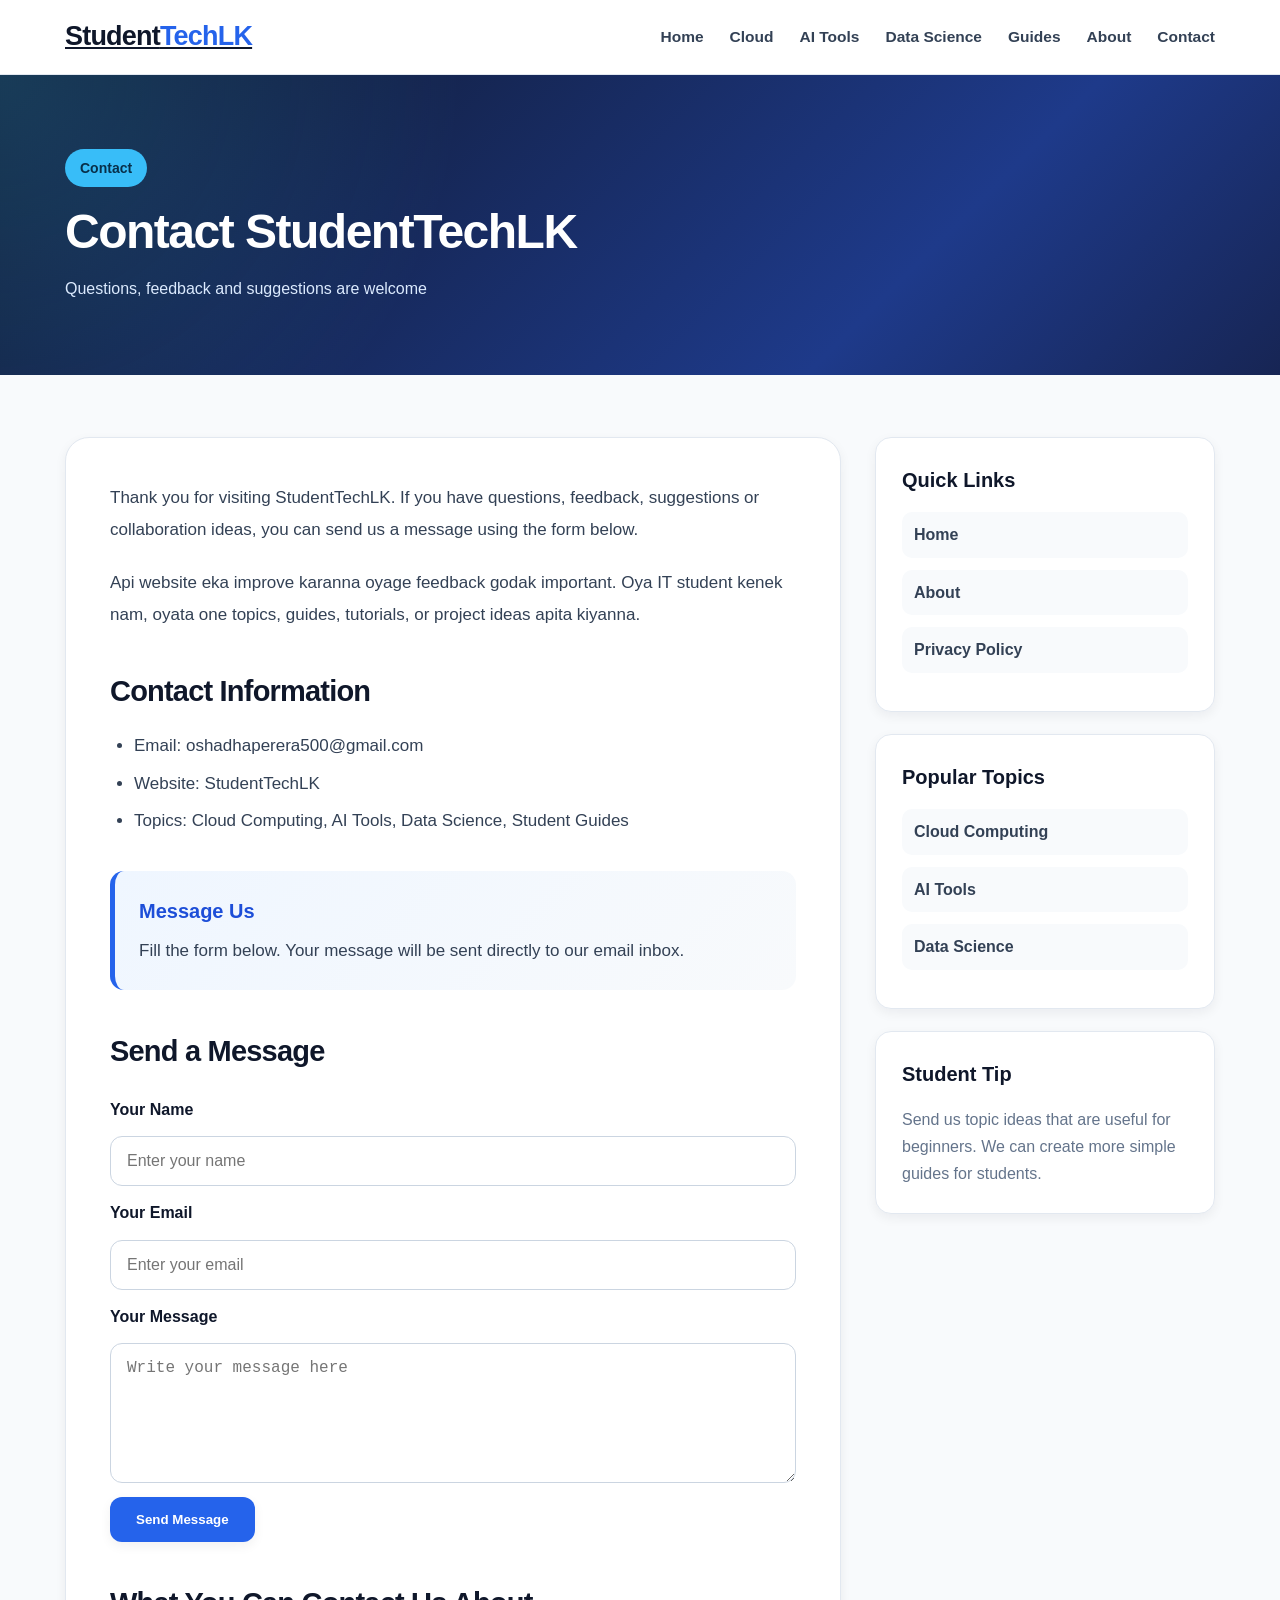
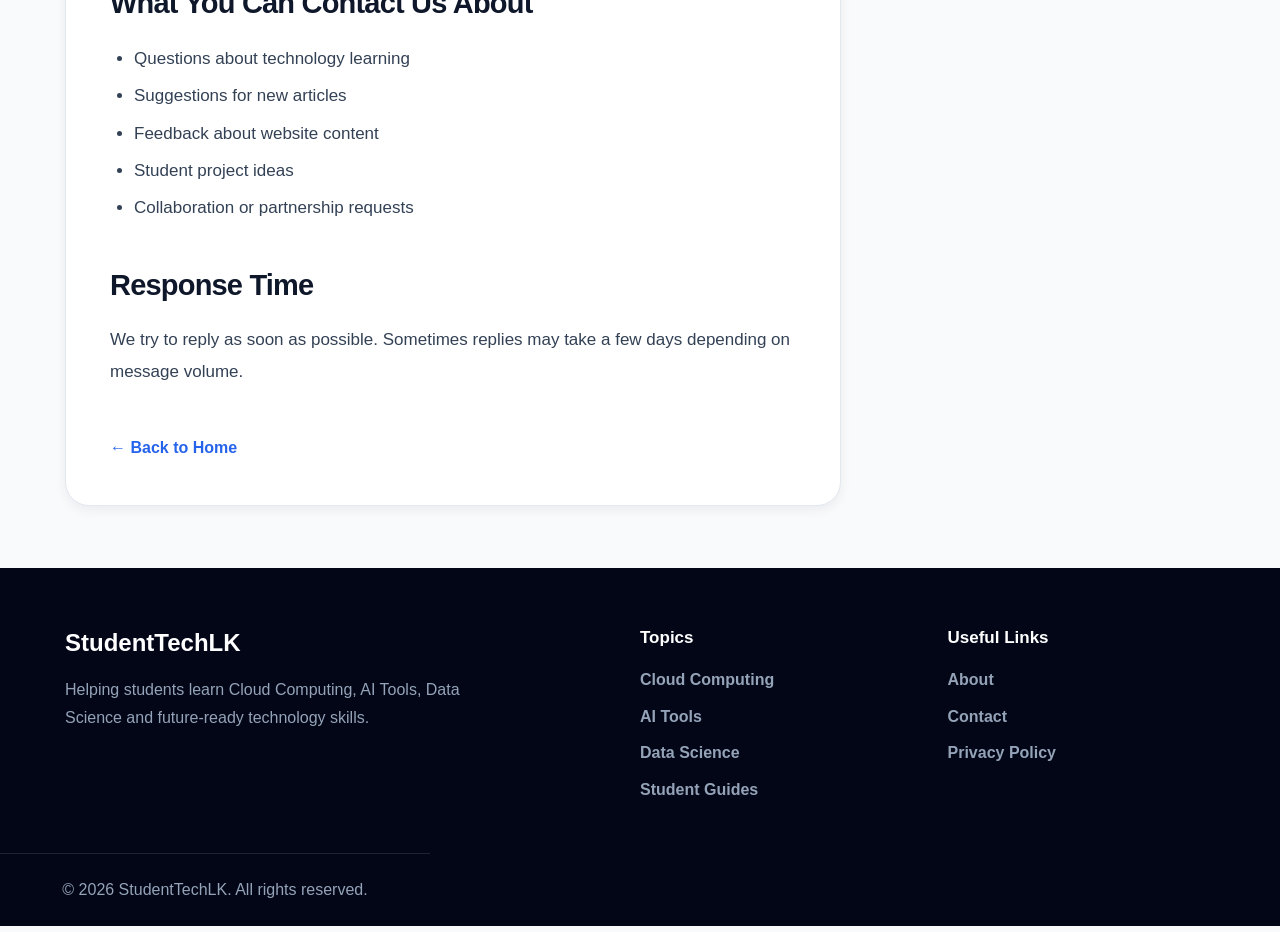
<file: contact.html>
<!DOCTYPE html>
<html lang="en">
<head>
  <meta charset="UTF-8" />
  <meta name="viewport" content="width=device-width, initial-scale=1.0" />

  <title>Contact Us - StudentTechLK</title>
  <meta name="description" content="Contact StudentTechLK for questions, feedback, suggestions and student technology learning support." />

  <!-- Google AdSense Code -->
  <script async src="https://pagead2.googlesyndication.com/pagead/js/adsbygoogle.js?client=ca-pub-6896290726456139"
    crossorigin="anonymous"></script>

  <link rel="stylesheet" href="style.css" />
</head>
<body>

  <header class="header">
    <div class="container nav-container">
      <a href="index.html" class="logo">Student<span>TechLK</span></a>

      <nav id="navMenu">
        <a href="index.html">Home</a>
        <a href="cloud-computing.html">Cloud</a>
        <a href="ai-tools.html">AI Tools</a>
        <a href="data-science.html">Data Science</a>
        <a href="index.html#articles">Guides</a>
        <a href="about.html">About</a>
        <a href="contact.html">Contact</a>
      </nav>

      <button class="menu-btn" onclick="toggleMenu()">☰</button>
    </div>
  </header>

  <section class="article-hero">
    <div class="container">
      <p class="article-category">Contact</p>
      <h1>Contact StudentTechLK</h1>
      <p class="article-meta">Questions, feedback and suggestions are welcome</p>
    </div>
  </section>

  <main class="article-layout container">

    <article class="article-content">

      <p>
        Thank you for visiting StudentTechLK. If you have questions, feedback,
        suggestions or collaboration ideas, you can send us a message using the form below.
      </p>

      <p>
        Api website eka improve karanna oyage feedback godak important. Oya IT
        student kenek nam, oyata one topics, guides, tutorials, or project ideas
        apita kiyanna.
      </p>

      <h2>Contact Information</h2>

      <ul>
        <li>Email: oshadhaperera500@gmail.com</li>
        <li>Website: StudentTechLK</li>
        <li>Topics: Cloud Computing, AI Tools, Data Science, Student Guides</li>
      </ul>

      <div class="article-note">
        <h3>Message Us</h3>
        <p>
          Fill the form below. Your message will be sent directly to our email inbox.
        </p>
      </div>

      <h2>Send a Message</h2>

      <form class="contact-form" action="https://formsubmit.co/oshadhaperera500@gmail.com" method="POST">

        <input type="hidden" name="_subject" value="New message from StudentTechLK website" />
        <input type="hidden" name="_template" value="table" />
        <input type="hidden" name="_captcha" value="false" />

        <label for="name">Your Name</label>
        <input type="text" id="name" name="Name" placeholder="Enter your name" required />

        <label for="email">Your Email</label>
        <input type="email" id="email" name="Email" placeholder="Enter your email" required />

        <label for="message">Your Message</label>
        <textarea id="message" name="Message" rows="6" placeholder="Write your message here" required></textarea>

        <button type="submit">Send Message</button>

      </form>

      <h2>What You Can Contact Us About</h2>

      <ul>
        <li>Questions about technology learning</li>
        <li>Suggestions for new articles</li>
        <li>Feedback about website content</li>
        <li>Student project ideas</li>
        <li>Collaboration or partnership requests</li>
      </ul>

      <h2>Response Time</h2>

      <p>
        We try to reply as soon as possible. Sometimes replies may take a few
        days depending on message volume.
      </p>

      <a href="index.html" class="back-link">← Back to Home</a>

    </article>

    <aside class="sidebar">

      <div class="sidebar-box">
        <h3>Quick Links</h3>
        <a href="index.html">Home</a>
        <a href="about.html">About</a>
        <a href="privacy-policy.html">Privacy Policy</a>
      </div>

      <div class="sidebar-box">
        <h3>Popular Topics</h3>
        <a href="cloud-computing.html">Cloud Computing</a>
        <a href="ai-tools.html">AI Tools</a>
        <a href="data-science.html">Data Science</a>
      </div>

      <div class="sidebar-box">
        <h3>Student Tip</h3>
        <p>
          Send us topic ideas that are useful for beginners. We can create more
          simple guides for students.
        </p>
      </div>

    </aside>

  </main>

  <footer class="footer">
    <div class="container footer-grid">

      <div>
        <h3>StudentTechLK</h3>
        <p>
          Helping students learn Cloud Computing, AI Tools, Data Science and
          future-ready technology skills.
        </p>
      </div>

      <div>
        <h4>Topics</h4>
        <a href="cloud-computing.html">Cloud Computing</a>
        <a href="ai-tools.html">AI Tools</a>
        <a href="data-science.html">Data Science</a>
        <a href="index.html#articles">Student Guides</a>
      </div>

      <div>
        <h4>Useful Links</h4>
        <a href="about.html">About</a>
        <a href="contact.html">Contact</a>
        <a href="privacy-policy.html">Privacy Policy</a>
      </div>

    </div>

    <p class="copyright">
      © 2026 StudentTechLK. All rights reserved.
    </p>
  </footer>

  <script src="script.js"></script>
</body>
</html>
</file>
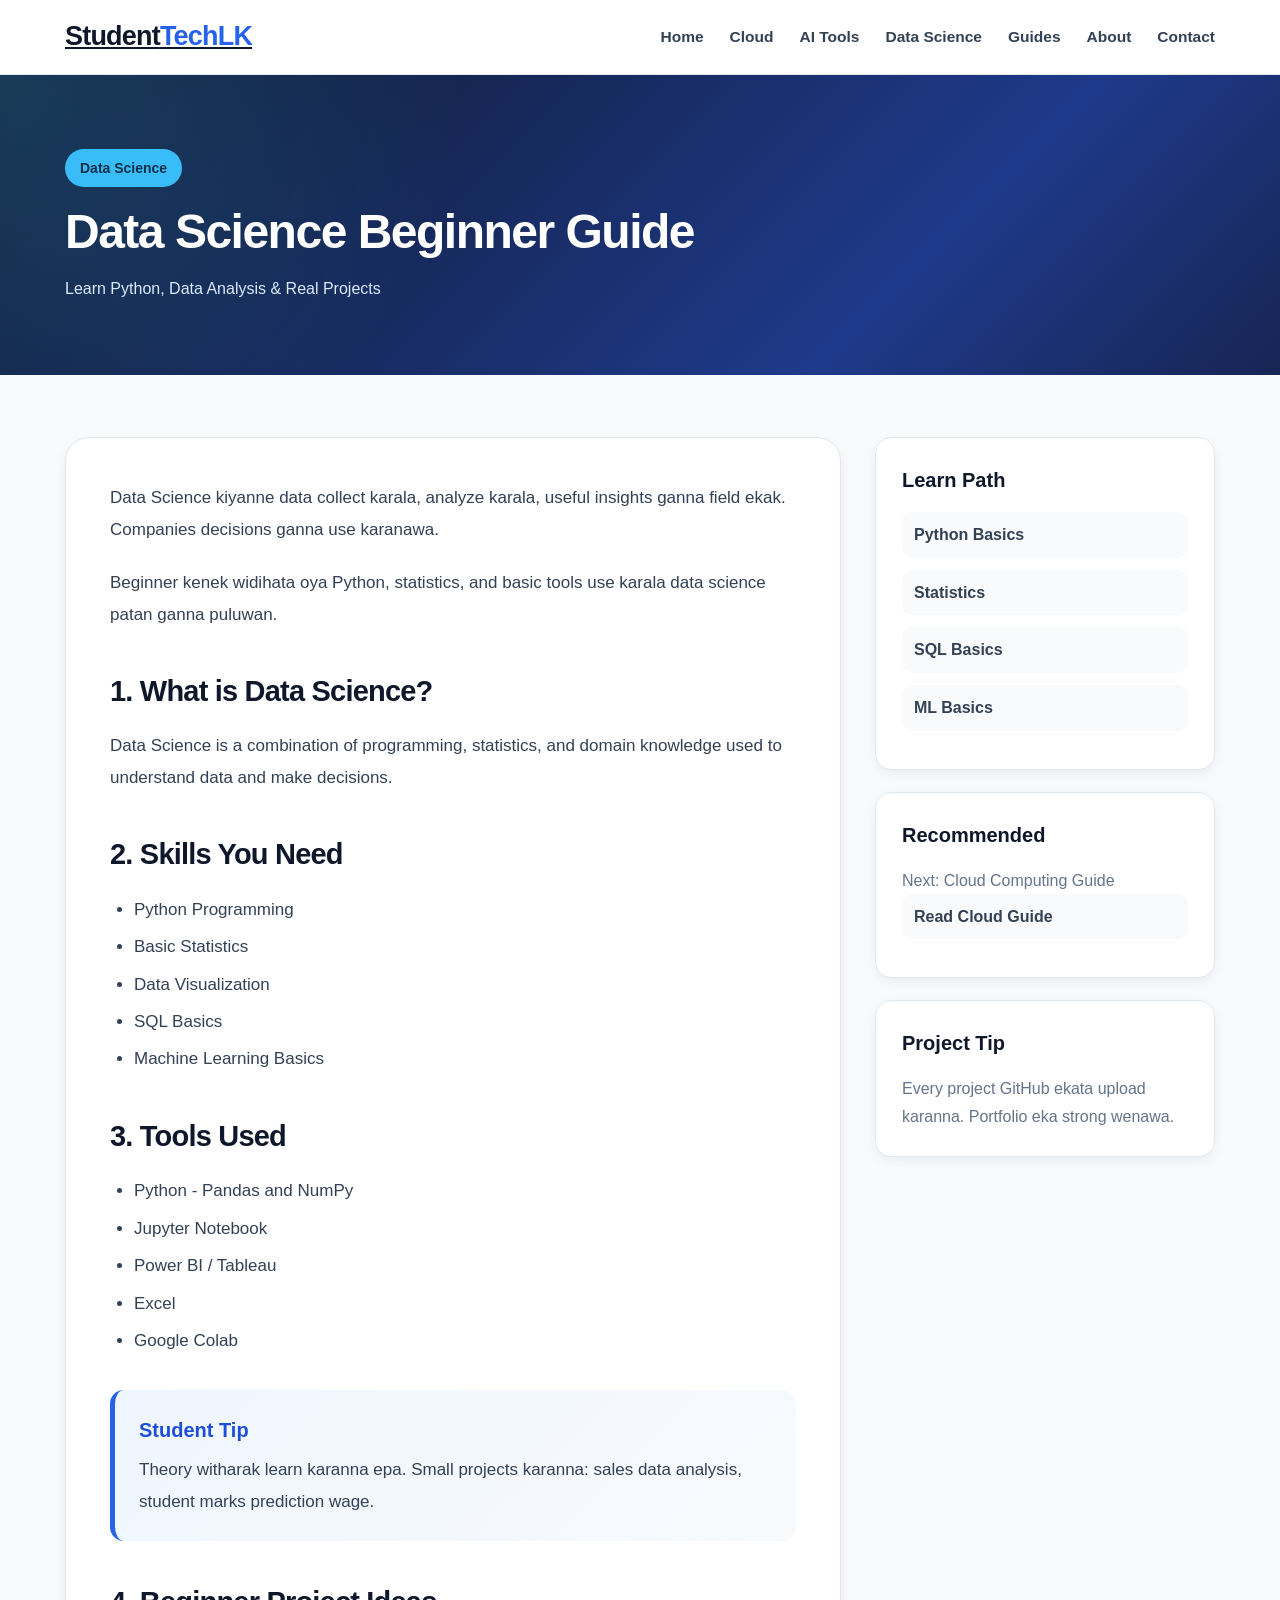
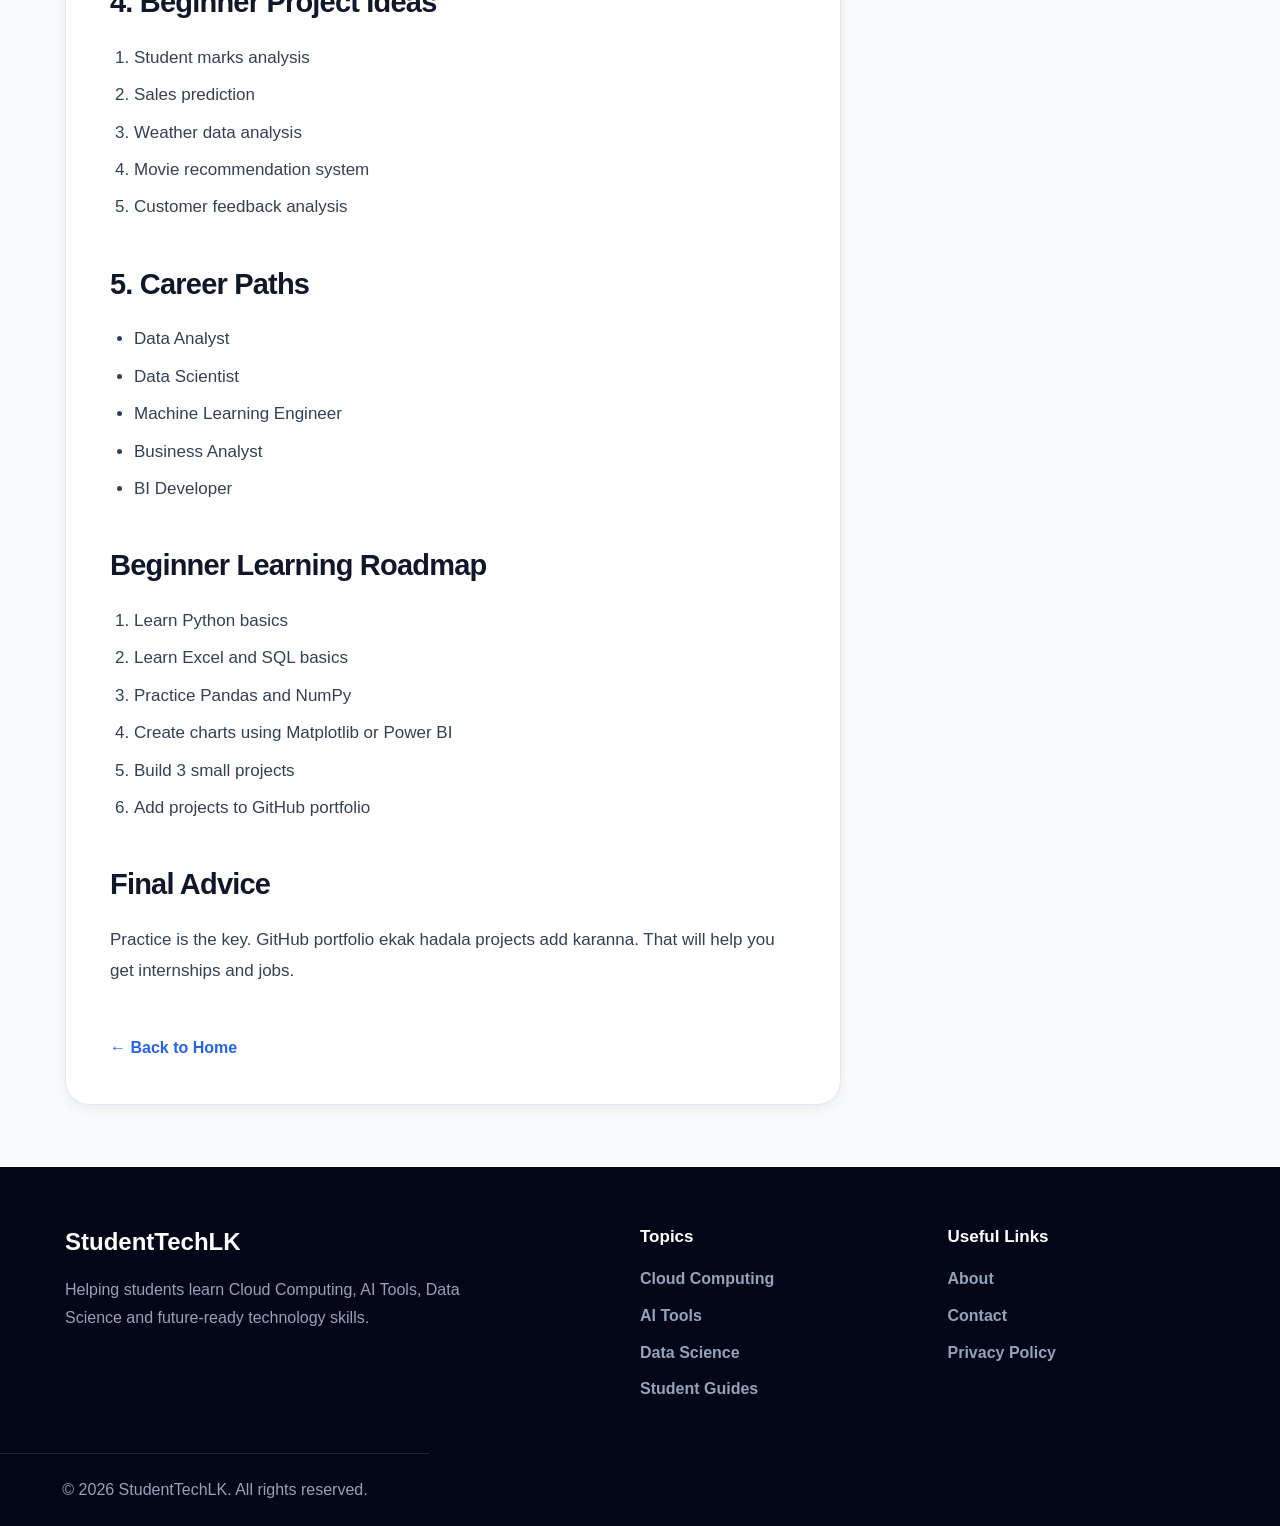
<file: data-science.html>
<!DOCTYPE html>
<html lang="en">
<head>
  <meta charset="UTF-8" />
  <meta name="viewport" content="width=device-width, initial-scale=1.0" />

  <title>Data Science Guide - StudentTechLK</title>
  <meta name="description" content="Learn Data Science basics with Python, statistics, and real projects for beginners." />

  <!-- Google AdSense Code -->
  <script async src="https://pagead2.googlesyndication.com/pagead/js/adsbygoogle.js?client=ca-pub-6896290726456139"
    crossorigin="anonymous"></script>

  <link rel="stylesheet" href="style.css" />
</head>
<body>

  <header class="header">
    <div class="container nav-container">
      <a href="index.html" class="logo">Student<span>TechLK</span></a>

      <nav id="navMenu">
        <a href="index.html">Home</a>
        <a href="cloud-computing.html">Cloud</a>
        <a href="ai-tools.html">AI Tools</a>
        <a href="data-science.html">Data Science</a>
        <a href="index.html#articles">Guides</a>
        <a href="about.html">About</a>
        <a href="contact.html">Contact</a>
      </nav>

      <button class="menu-btn" onclick="toggleMenu()">☰</button>
    </div>
  </header>

  <section class="article-hero">
    <div class="container">
      <p class="article-category">Data Science</p>
      <h1>Data Science Beginner Guide</h1>
      <p class="article-meta">Learn Python, Data Analysis & Real Projects</p>
    </div>
  </section>

  <main class="article-layout container">

    <article class="article-content">

      <p>
        Data Science kiyanne data collect karala, analyze karala,
        useful insights ganna field ekak. Companies decisions ganna use karanawa.
      </p>

      <p>
        Beginner kenek widihata oya Python, statistics, and basic tools
        use karala data science patan ganna puluwan.
      </p>

      <h2>1. What is Data Science?</h2>

      <p>
        Data Science is a combination of programming, statistics, and domain knowledge
        used to understand data and make decisions.
      </p>

      <h2>2. Skills You Need</h2>

      <ul>
        <li>Python Programming</li>
        <li>Basic Statistics</li>
        <li>Data Visualization</li>
        <li>SQL Basics</li>
        <li>Machine Learning Basics</li>
      </ul>

      <h2>3. Tools Used</h2>

      <ul>
        <li>Python - Pandas and NumPy</li>
        <li>Jupyter Notebook</li>
        <li>Power BI / Tableau</li>
        <li>Excel</li>
        <li>Google Colab</li>
      </ul>

      <div class="article-note">
        <h3>Student Tip</h3>
        <p>
          Theory witharak learn karanna epa. Small projects karanna:
          sales data analysis, student marks prediction wage.
        </p>
      </div>

      <h2>4. Beginner Project Ideas</h2>

      <ol>
        <li>Student marks analysis</li>
        <li>Sales prediction</li>
        <li>Weather data analysis</li>
        <li>Movie recommendation system</li>
        <li>Customer feedback analysis</li>
      </ol>

      <h2>5. Career Paths</h2>

      <ul>
        <li>Data Analyst</li>
        <li>Data Scientist</li>
        <li>Machine Learning Engineer</li>
        <li>Business Analyst</li>
        <li>BI Developer</li>
      </ul>

      <h2>Beginner Learning Roadmap</h2>

      <ol>
        <li>Learn Python basics</li>
        <li>Learn Excel and SQL basics</li>
        <li>Practice Pandas and NumPy</li>
        <li>Create charts using Matplotlib or Power BI</li>
        <li>Build 3 small projects</li>
        <li>Add projects to GitHub portfolio</li>
      </ol>

      <h2>Final Advice</h2>

      <p>
        Practice is the key. GitHub portfolio ekak hadala projects add karanna.
        That will help you get internships and jobs.
      </p>

      <a href="index.html" class="back-link">← Back to Home</a>

    </article>

    <aside class="sidebar">

      <div class="sidebar-box">
        <h3>Learn Path</h3>
        <a href="data-science.html">Python Basics</a>
        <a href="data-science.html">Statistics</a>
        <a href="data-science.html">SQL Basics</a>
        <a href="data-science.html">ML Basics</a>
      </div>

      <div class="sidebar-box">
        <h3>Recommended</h3>
        <p>Next: Cloud Computing Guide</p>
        <a href="cloud-computing.html">Read Cloud Guide</a>
      </div>

      <div class="sidebar-box">
        <h3>Project Tip</h3>
        <p>Every project GitHub ekata upload karanna. Portfolio eka strong wenawa.</p>
      </div>

    </aside>

  </main>

  <footer class="footer">
    <div class="container footer-grid">

      <div>
        <h3>StudentTechLK</h3>
        <p>
          Helping students learn Cloud Computing, AI Tools, Data Science and
          future-ready technology skills.
        </p>
      </div>

      <div>
        <h4>Topics</h4>
        <a href="cloud-computing.html">Cloud Computing</a>
        <a href="ai-tools.html">AI Tools</a>
        <a href="data-science.html">Data Science</a>
        <a href="index.html#articles">Student Guides</a>
      </div>

      <div>
        <h4>Useful Links</h4>
        <a href="about.html">About</a>
        <a href="contact.html">Contact</a>
        <a href="privacy-policy.html">Privacy Policy</a>
      </div>

    </div>

    <p class="copyright">
      © 2026 StudentTechLK. All rights reserved.
    </p>
  </footer>

  <script src="script.js"></script>
</body>
</html>
</file>
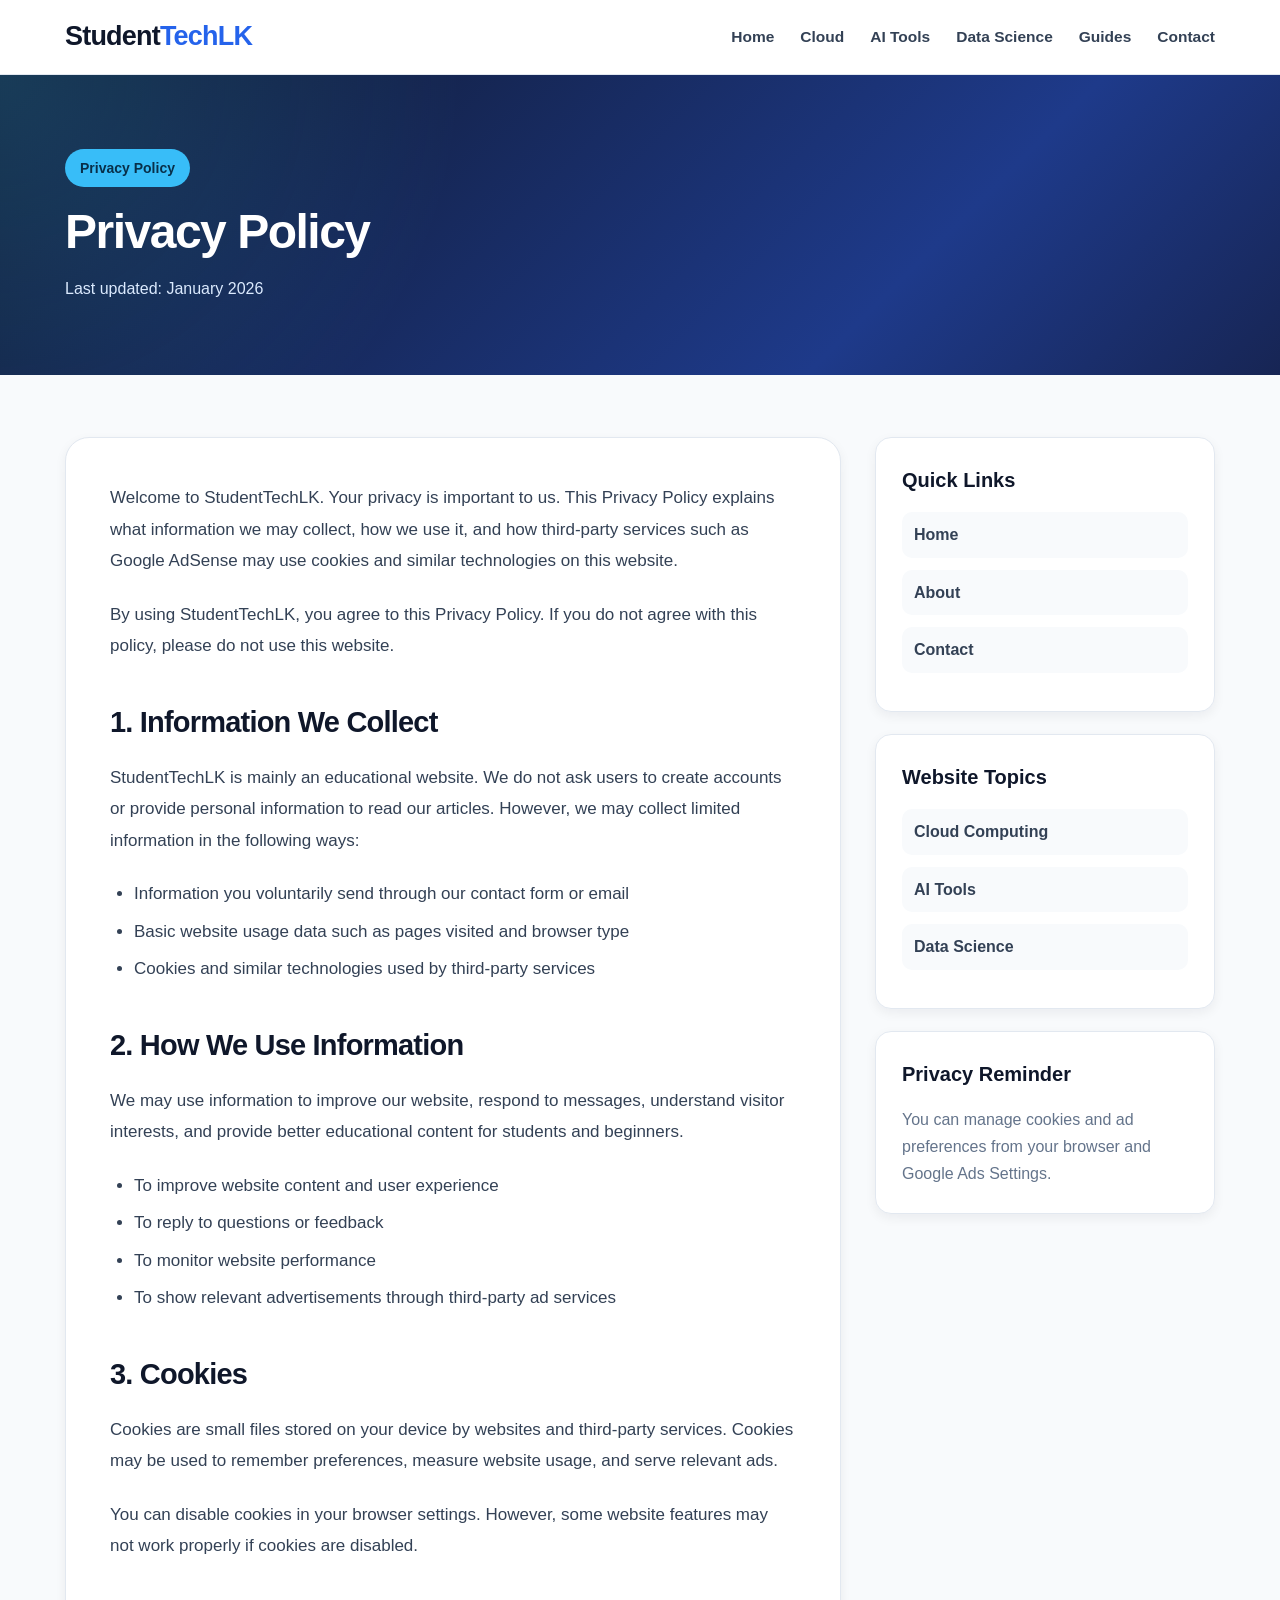
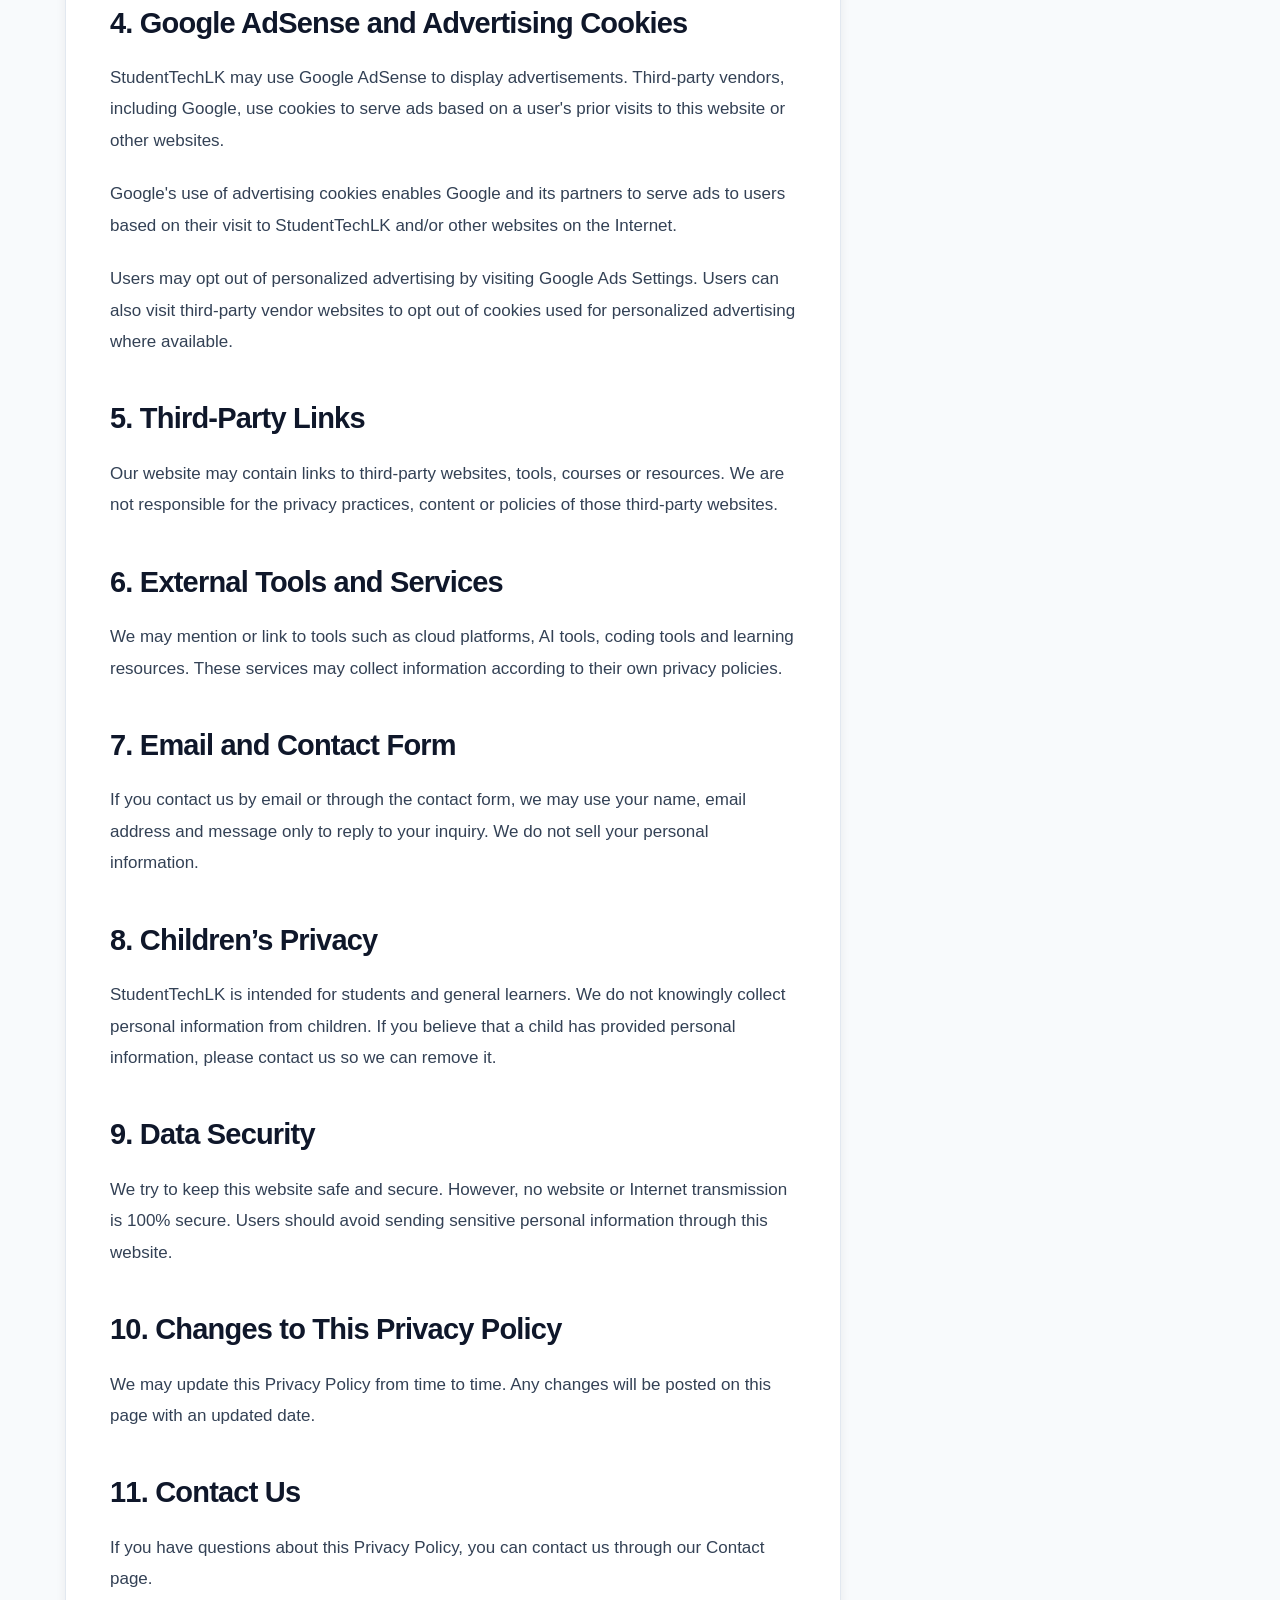
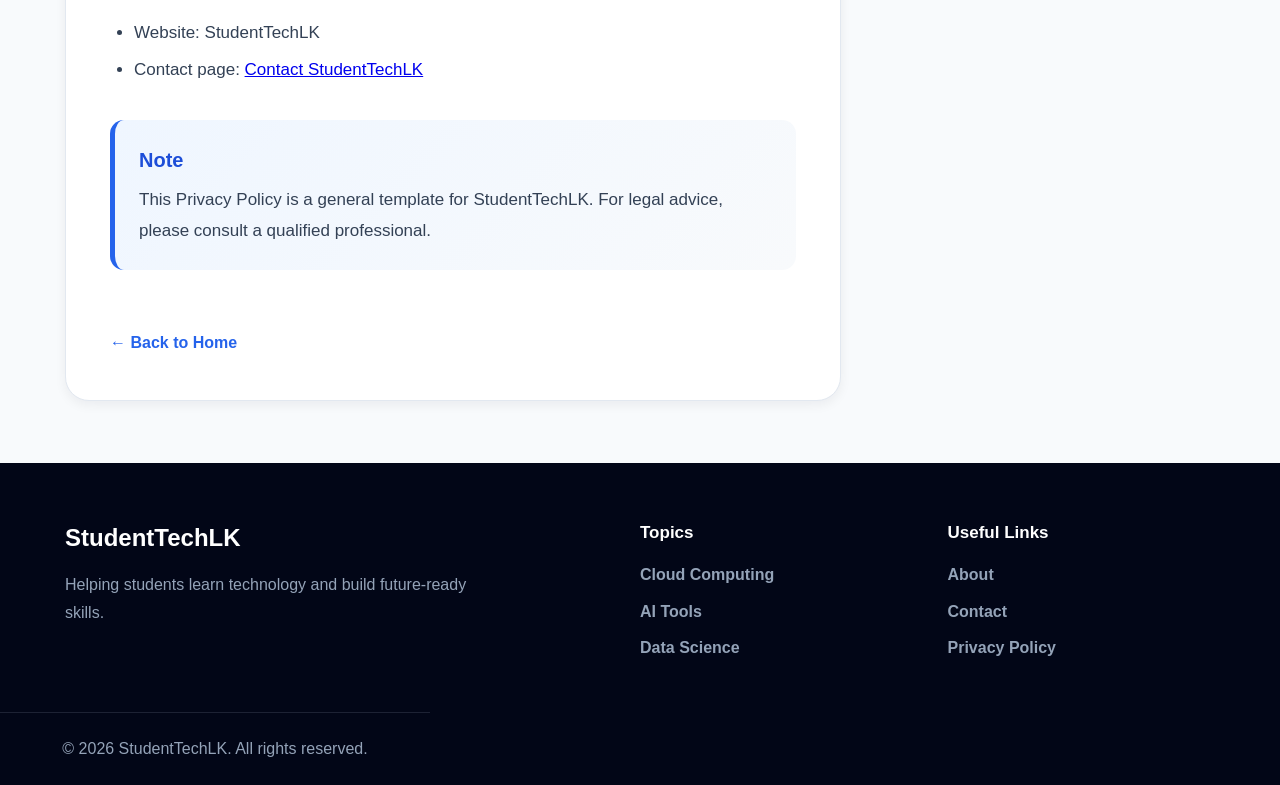
<file: privacy-policy.html>
<!DOCTYPE html>
<html lang="en">
<head>
  <meta charset="UTF-8" />
  <meta name="viewport" content="width=device-width, initial-scale=1.0" />

  <title>Privacy Policy - StudentTechLK</title>
  <meta name="description" content="Read the privacy policy of StudentTechLK, including information about cookies, Google AdSense, third-party ads and user data." />

  <!-- Google AdSense Code -->
  <script async src="https://pagead2.googlesyndication.com/pagead/js/adsbygoogle.js?client=ca-pub-6896290726456139"
    crossorigin="anonymous"></script>

  <link rel="stylesheet" href="style.css" />
</head>
<body>

  <!-- Header -->
  <header class="header">
    <div class="container nav-container">
      <div class="logo">Student<span>TechLK</span></div>

      <nav id="navMenu">
        <a href="index.html">Home</a>
        <a href="cloud-computing.html">Cloud</a>
        <a href="ai-tools.html">AI Tools</a>
        <a href="data-science.html">Data Science</a>
        <a href="#">Guides</a>
        <a href="contact.html">Contact</a>
      </nav>

      <button class="menu-btn" onclick="toggleMenu()">☰</button>
    </div>
  </header>

  <!-- Page Hero -->
  <section class="article-hero">
    <div class="container">
      <p class="article-category">Privacy Policy</p>
      <h1>Privacy Policy</h1>
      <p class="article-meta">Last updated: January 2026</p>
    </div>
  </section>

  <!-- Main Content -->
  <main class="article-layout container">

    <article class="article-content">

      <p>
        Welcome to StudentTechLK. Your privacy is important to us. This Privacy
        Policy explains what information we may collect, how we use it, and how
        third-party services such as Google AdSense may use cookies and similar
        technologies on this website.
      </p>

      <p>
        By using StudentTechLK, you agree to this Privacy Policy. If you do not
        agree with this policy, please do not use this website.
      </p>

      <h2>1. Information We Collect</h2>

      <p>
        StudentTechLK is mainly an educational website. We do not ask users to
        create accounts or provide personal information to read our articles.
        However, we may collect limited information in the following ways:
      </p>

      <ul>
        <li>Information you voluntarily send through our contact form or email</li>
        <li>Basic website usage data such as pages visited and browser type</li>
        <li>Cookies and similar technologies used by third-party services</li>
      </ul>

      <h2>2. How We Use Information</h2>

      <p>
        We may use information to improve our website, respond to messages,
        understand visitor interests, and provide better educational content for
        students and beginners.
      </p>

      <ul>
        <li>To improve website content and user experience</li>
        <li>To reply to questions or feedback</li>
        <li>To monitor website performance</li>
        <li>To show relevant advertisements through third-party ad services</li>
      </ul>

      <h2>3. Cookies</h2>

      <p>
        Cookies are small files stored on your device by websites and third-party
        services. Cookies may be used to remember preferences, measure website
        usage, and serve relevant ads.
      </p>

      <p>
        You can disable cookies in your browser settings. However, some website
        features may not work properly if cookies are disabled.
      </p>

      <h2>4. Google AdSense and Advertising Cookies</h2>

      <p>
        StudentTechLK may use Google AdSense to display advertisements. Third-party
        vendors, including Google, use cookies to serve ads based on a user's prior
        visits to this website or other websites.
      </p>

      <p>
        Google's use of advertising cookies enables Google and its partners to
        serve ads to users based on their visit to StudentTechLK and/or other
        websites on the Internet.
      </p>

      <p>
        Users may opt out of personalized advertising by visiting Google Ads
        Settings. Users can also visit third-party vendor websites to opt out of
        cookies used for personalized advertising where available.
      </p>

      <h2>5. Third-Party Links</h2>

      <p>
        Our website may contain links to third-party websites, tools, courses or
        resources. We are not responsible for the privacy practices, content or
        policies of those third-party websites.
      </p>

      <h2>6. External Tools and Services</h2>

      <p>
        We may mention or link to tools such as cloud platforms, AI tools, coding
        tools and learning resources. These services may collect information
        according to their own privacy policies.
      </p>

      <h2>7. Email and Contact Form</h2>

      <p>
        If you contact us by email or through the contact form, we may use your
        name, email address and message only to reply to your inquiry. We do not
        sell your personal information.
      </p>

      <h2>8. Children’s Privacy</h2>

      <p>
        StudentTechLK is intended for students and general learners. We do not
        knowingly collect personal information from children. If you believe that
        a child has provided personal information, please contact us so we can
        remove it.
      </p>

      <h2>9. Data Security</h2>

      <p>
        We try to keep this website safe and secure. However, no website or
        Internet transmission is 100% secure. Users should avoid sending sensitive
        personal information through this website.
      </p>

      <h2>10. Changes to This Privacy Policy</h2>

      <p>
        We may update this Privacy Policy from time to time. Any changes will be
        posted on this page with an updated date.
      </p>

      <h2>11. Contact Us</h2>

      <p>
        If you have questions about this Privacy Policy, you can contact us through
        our Contact page.
      </p>

      <ul>
        <li>Website: StudentTechLK</li>
        <li>Contact page: <a href="contact.html">Contact StudentTechLK</a></li>
      </ul>

      <div class="article-note">
        <h3>Note</h3>
        <p>
          This Privacy Policy is a general template for StudentTechLK. For legal
          advice, please consult a qualified professional.
        </p>
      </div>

      <a href="index.html" class="back-link">← Back to Home</a>

    </article>

    <!-- Sidebar -->
    <aside class="sidebar">

      <div class="sidebar-box">
        <h3>Quick Links</h3>
        <a href="index.html">Home</a>
        <a href="about.html">About</a>
        <a href="contact.html">Contact</a>
      </div>

      <div class="sidebar-box">
        <h3>Website Topics</h3>
        <a href="cloud-computing.html">Cloud Computing</a>
        <a href="ai-tools.html">AI Tools</a>
        <a href="data-science.html">Data Science</a>
      </div>

      <div class="sidebar-box">
        <h3>Privacy Reminder</h3>
        <p>
          You can manage cookies and ad preferences from your browser and Google
          Ads Settings.
        </p>
      </div>

    </aside>

  </main>

  <!-- Footer -->
  <footer class="footer">
    <div class="container footer-grid">

      <div>
        <h3>StudentTechLK</h3>
        <p>Helping students learn technology and build future-ready skills.</p>
      </div>

      <div>
        <h4>Topics</h4>
        <a href="cloud-computing.html">Cloud Computing</a>
        <a href="ai-tools.html">AI Tools</a>
        <a href="data-science.html">Data Science</a>
      </div>

      <div>
        <h4>Useful Links</h4>
        <a href="about.html">About</a>
        <a href="contact.html">Contact</a>
        <a href="privacy-policy.html">Privacy Policy</a>
      </div>

    </div>

    <p class="copyright">
      © 2026 StudentTechLK. All rights reserved.
    </p>
  </footer>

  <script src="script.js"></script>
</body>
</html>
</file>
<file: style.css>
/* ================================
   StudentTechLK Professional Styles
   Author: StudentTechLK
   ================================ */

/* Google-like clean system font */
:root {
  --primary: #2563eb;
  --primary-dark: #1d4ed8;
  --primary-light: #dbeafe;

  --accent: #38bdf8;
  --accent-light: #e0f2fe;

  --dark: #0f172a;
  --dark-2: #1e293b;
  --text: #334155;
  --muted: #64748b;

  --bg: #f8fafc;
  --white: #ffffff;
  --border: #e2e8f0;

  --success: #16a34a;
  --warning: #f59e0b;

  --shadow-sm: 0 4px 12px rgba(15, 23, 42, 0.06);
  --shadow-md: 0 12px 28px rgba(15, 23, 42, 0.10);
  --shadow-lg: 0 22px 45px rgba(15, 23, 42, 0.18);

  --radius-sm: 10px;
  --radius-md: 16px;
  --radius-lg: 24px;

  --container: 1150px;
}

/* Reset */
* {
  margin: 0;
  padding: 0;
  box-sizing: border-box;
}

/* Smooth scrolling */
html {
  scroll-behavior: smooth;
}

/* Body */
body {
  font-family: "Segoe UI", Arial, sans-serif;
  background: var(--bg);
  color: var(--dark);
  line-height: 1.6;
}

/* Global container */
.container {
  width: 90%;
  max-width: var(--container);
  margin: 0 auto;
}

/* Links */
a {
  transition: 0.25s ease;
}

/* Selection */
::selection {
  background: var(--primary);
  color: var(--white);
}

/* ================================
   Header / Navigation
   ================================ */

.header {
  background: rgba(255, 255, 255, 0.94);
  backdrop-filter: blur(14px);
  border-bottom: 1px solid var(--border);
  position: sticky;
  top: 0;
  z-index: 999;
}

.nav-container {
  min-height: 74px;
  display: flex;
  justify-content: space-between;
  align-items: center;
}

/* Logo */
.logo {
  font-size: 27px;
  font-weight: 900;
  color: var(--dark);
  letter-spacing: -0.8px;
}

.logo span {
  color: var(--primary);
}

/* Menu */
nav {
  display: flex;
  align-items: center;
  gap: 26px;
}

nav a {
  color: var(--text);
  text-decoration: none;
  font-weight: 700;
  font-size: 15.5px;
  position: relative;
}

nav a:hover {
  color: var(--primary);
}

/* underline hover */
nav a::after {
  content: "";
  width: 0;
  height: 2px;
  background: var(--primary);
  position: absolute;
  left: 0;
  bottom: -6px;
  border-radius: 4px;
  transition: 0.25s ease;
}

nav a:hover::after {
  width: 100%;
}

/* Mobile menu button */
.menu-btn {
  display: none;
  background: var(--primary-light);
  color: var(--primary);
  border: none;
  width: 42px;
  height: 42px;
  border-radius: 10px;
  font-size: 24px;
  cursor: pointer;
  font-weight: 800;
}

/* ================================
   Hero Section
   ================================ */

.hero {
  position: relative;
  overflow: hidden;
  background:
    radial-gradient(circle at top left, rgba(56, 189, 248, 0.25), transparent 34%),
    linear-gradient(135deg, #0f172a 0%, #1e3a8a 55%, #172554 100%);
  color: var(--white);
  padding: 100px 0;
}

.hero::after {
  content: "";
  position: absolute;
  width: 420px;
  height: 420px;
  background: rgba(56, 189, 248, 0.12);
  border-radius: 50%;
  right: -120px;
  bottom: -150px;
}

.hero-content {
  position: relative;
  z-index: 2;
  display: grid;
  grid-template-columns: 1.25fr 0.75fr;
  gap: 45px;
  align-items: center;
}

.tagline {
  display: inline-block;
  background: rgba(255, 255, 255, 0.14);
  border: 1px solid rgba(255, 255, 255, 0.18);
  color: #e0f2fe;
  padding: 9px 16px;
  border-radius: 999px;
  margin-bottom: 20px;
  font-weight: 800;
  font-size: 14px;
}

.hero h1 {
  max-width: 760px;
  font-size: 56px;
  line-height: 1.08;
  letter-spacing: -2px;
  margin-bottom: 24px;
}

.hero-desc {
  max-width: 650px;
  font-size: 18px;
  line-height: 1.8;
  color: #dbeafe;
  margin-bottom: 34px;
}

.hero-buttons {
  display: flex;
  gap: 16px;
  flex-wrap: wrap;
}

.btn {
  display: inline-flex;
  align-items: center;
  justify-content: center;
  padding: 15px 26px;
  border-radius: 12px;
  text-decoration: none;
  font-weight: 900;
  font-size: 15.5px;
  box-shadow: var(--shadow-sm);
}

.primary {
  background: var(--accent);
  color: #082f49;
}

.primary:hover {
  transform: translateY(-3px);
  background: #7dd3fc;
  box-shadow: var(--shadow-md);
}

.secondary {
  color: var(--white);
  border: 1px solid rgba(255, 255, 255, 0.45);
  background: rgba(255, 255, 255, 0.06);
}

.secondary:hover {
  background: rgba(255, 255, 255, 0.14);
  transform: translateY(-3px);
}

/* Hero card */
.hero-card {
  background: rgba(255, 255, 255, 0.96);
  color: var(--dark);
  padding: 34px;
  border-radius: var(--radius-lg);
  box-shadow: var(--shadow-lg);
  border: 1px solid rgba(255, 255, 255, 0.7);
}

.hero-card h3 {
  font-size: 23px;
  margin-bottom: 20px;
  letter-spacing: -0.5px;
}

.hero-card ul {
  list-style: none;
}

.hero-card li {
  background: #f8fafc;
  border: 1px solid var(--border);
  color: var(--text);
  padding: 13px 14px;
  border-radius: 12px;
  margin-bottom: 12px;
  font-weight: 750;
}

/* ================================
   Sections
   ================================ */

.categories,
.articles {
  padding: 82px 0;
}

.categories h2,
.articles h2,
.newsletter h2 {
  text-align: center;
  font-size: 38px;
  letter-spacing: -1.3px;
  margin-bottom: 12px;
  color: var(--dark);
}

.section-text {
  max-width: 620px;
  margin: 0 auto 42px;
  text-align: center;
  color: var(--muted);
  font-size: 17px;
}

/* Category cards */
.category-grid {
  display: grid;
  grid-template-columns: repeat(4, 1fr);
  gap: 22px;
}

.category-card {
  background: var(--white);
  padding: 30px;
  border-radius: var(--radius-md);
  border: 1px solid var(--border);
  box-shadow: var(--shadow-sm);
  min-height: 205px;
  transition: 0.3s ease;
}

.category-card:hover {
  transform: translateY(-8px);
  box-shadow: var(--shadow-md);
  border-color: #bfdbfe;
}

.category-card h3 {
  font-size: 21px;
  margin-bottom: 14px;
  color: var(--dark);
}

.category-card p {
  color: var(--muted);
  line-height: 1.75;
}

/* Article cards */
.article-grid {
  display: grid;
  grid-template-columns: repeat(3, 1fr);
  gap: 24px;
}

.article-card {
  background: var(--white);
  padding: 30px;
  border-radius: var(--radius-md);
  border: 1px solid var(--border);
  box-shadow: var(--shadow-sm);
  transition: 0.3s ease;
}

.article-card:hover {
  transform: translateY(-8px);
  box-shadow: var(--shadow-md);
  border-color: #bfdbfe;
}

.article-label {
  display: inline-block;
  background: var(--primary-light);
  color: var(--primary-dark);
  padding: 7px 13px;
  border-radius: 999px;
  font-size: 13px;
  font-weight: 900;
  margin-bottom: 18px;
}

.article-card h3 {
  font-size: 22px;
  line-height: 1.3;
  margin-bottom: 13px;
  color: var(--dark);
}

.article-card p {
  color: var(--muted);
  line-height: 1.75;
  margin-bottom: 18px;
}

.article-card a {
  display: inline-block;
  color: var(--primary);
  text-decoration: none;
  font-weight: 900;
}

.article-card a:hover {
  color: var(--primary-dark);
  transform: translateX(4px);
}

/* ================================
   Newsletter
   ================================ */

.newsletter {
  padding: 70px 0 90px;
}

.newsletter-box {
  background:
    radial-gradient(circle at top right, rgba(56, 189, 248, 0.25), transparent 30%),
    linear-gradient(135deg, #0f172a, #1e293b);
  color: var(--white);
  padding: 56px;
  border-radius: var(--radius-lg);
  text-align: center;
  box-shadow: var(--shadow-lg);
}

.newsletter-box h2 {
  color: var(--white);
}

.newsletter-box p {
  color: #cbd5e1;
  margin: 14px auto 28px;
  max-width: 600px;
}

.newsletter form {
  display: flex;
  justify-content: center;
  gap: 12px;
  flex-wrap: wrap;
}

.newsletter input {
  width: 340px;
  max-width: 100%;
  padding: 15px 16px;
  border: none;
  border-radius: 12px;
  outline: none;
  font-size: 16px;
}

.newsletter button {
  padding: 15px 25px;
  background: var(--accent);
  border: none;
  border-radius: 12px;
  color: #082f49;
  font-weight: 900;
  cursor: pointer;
  transition: 0.25s ease;
}

.newsletter button:hover {
  background: #7dd3fc;
  transform: translateY(-2px);
}

/* ================================
   Article / Page Hero
   ================================ */

.article-hero {
  background:
    radial-gradient(circle at top left, rgba(56, 189, 248, 0.22), transparent 35%),
    linear-gradient(135deg, #0f172a 0%, #1e3a8a 70%, #172554 100%);
  color: var(--white);
  padding: 74px 0;
}

.article-category {
  display: inline-block;
  background: var(--accent);
  color: #082f49;
  padding: 8px 15px;
  border-radius: 999px;
  font-weight: 900;
  margin-bottom: 18px;
  font-size: 14px;
}

.article-hero h1 {
  max-width: 850px;
  font-size: 48px;
  line-height: 1.13;
  letter-spacing: -1.5px;
  margin-bottom: 16px;
}

.article-meta {
  color: #dbeafe;
  font-size: 16px;
}

/* Article layout */
.article-layout {
  display: grid;
  grid-template-columns: minmax(0, 2fr) 340px;
  gap: 34px;
  padding: 62px 0;
  align-items: start;
}

.article-content {
  background: var(--white);
  padding: 44px;
  border-radius: var(--radius-lg);
  border: 1px solid var(--border);
  box-shadow: var(--shadow-sm);
}

.article-content p {
  color: var(--text);
  line-height: 1.85;
  font-size: 17px;
  margin-bottom: 22px;
}

.article-content h2 {
  font-size: 29px;
  margin: 38px 0 16px;
  color: var(--dark);
  letter-spacing: -0.8px;
}

.article-content h3 {
  color: var(--dark);
  margin-bottom: 10px;
}

.article-content ul,
.article-content ol {
  margin-left: 24px;
  margin-bottom: 26px;
}

.article-content li {
  color: var(--text);
  line-height: 1.85;
  font-size: 17px;
  margin-bottom: 6px;
}

.article-note {
  background: linear-gradient(135deg, #eff6ff, #f8fafc);
  border-left: 5px solid var(--primary);
  padding: 24px;
  border-radius: 14px;
  margin: 34px 0;
}

.article-note h3 {
  color: var(--primary-dark);
  margin-bottom: 8px;
  font-size: 20px;
}

.article-note p {
  margin-bottom: 0;
}

.back-link {
  display: inline-block;
  margin-top: 26px;
  color: var(--primary);
  text-decoration: none;
  font-weight: 900;
}

.back-link:hover {
  color: var(--primary-dark);
  transform: translateX(-4px);
}

/* Sidebar */
.sidebar {
  display: flex;
  flex-direction: column;
  gap: 22px;
  position: sticky;
  top: 96px;
}

.sidebar-box {
  background: var(--white);
  padding: 26px;
  border-radius: var(--radius-md);
  border: 1px solid var(--border);
  box-shadow: var(--shadow-sm);
}

.sidebar-box h3 {
  font-size: 20px;
  margin-bottom: 16px;
  color: var(--dark);
}

.sidebar-box a {
  display: block;
  color: var(--text);
  text-decoration: none;
  margin-bottom: 12px;
  font-weight: 750;
  padding: 10px 12px;
  border-radius: 10px;
  background: #f8fafc;
}

.sidebar-box a:hover {
  color: var(--primary);
  background: var(--primary-light);
  transform: translateX(4px);
}

.sidebar-box p {
  color: var(--muted);
  line-height: 1.7;
}

/* ================================
   Contact Form
   ================================ */

.contact-form {
  display: flex;
  flex-direction: column;
  gap: 14px;
  margin-top: 22px;
}

.contact-form label {
  font-weight: 800;
  color: var(--dark);
}

.contact-form input,
.contact-form textarea {
  width: 100%;
  padding: 15px 16px;
  border: 1px solid #cbd5e1;
  border-radius: 12px;
  font-size: 16px;
  outline: none;
  color: var(--dark);
  background: #ffffff;
  transition: 0.25s ease;
}

.contact-form input:focus,
.contact-form textarea:focus {
  border-color: var(--primary);
  box-shadow: 0 0 0 4px rgba(37, 99, 235, 0.12);
}

.contact-form textarea {
  resize: vertical;
}

.contact-form button {
  width: fit-content;
  padding: 15px 26px;
  background: var(--primary);
  color: var(--white);
  border: none;
  border-radius: 12px;
  font-weight: 900;
  cursor: pointer;
  transition: 0.25s ease;
  box-shadow: var(--shadow-sm);
}

.contact-form button:hover {
  background: var(--primary-dark);
  transform: translateY(-2px);
  box-shadow: var(--shadow-md);
}

/* ================================
   Footer
   ================================ */

.footer {
  background: #020617;
  color: var(--white);
  padding: 56px 0 22px;
}

.footer-grid {
  display: grid;
  grid-template-columns: 2fr 1fr 1fr;
  gap: 40px;
}

.footer h3 {
  font-size: 24px;
  margin-bottom: 14px;
}

.footer h4 {
  font-size: 17px;
  margin-bottom: 16px;
}

.footer p {
  color: #94a3b8;
  line-height: 1.75;
  max-width: 430px;
}

.footer a {
  display: block;
  color: #94a3b8;
  text-decoration: none;
  margin-bottom: 11px;
  font-weight: 600;
}

.footer a:hover {
  color: var(--accent);
  transform: translateX(4px);
}

.copyright {
  text-align: center;
  margin-top: 40px;
  padding-top: 22px;
  border-top: 1px solid rgba(148, 163, 184, 0.18);
  color: #64748b;
}

/* ================================
   Accessibility
   ================================ */

button:focus,
a:focus,
input:focus,
textarea:focus {
  outline: none;
}

a:focus-visible,
button:focus-visible,
input:focus-visible,
textarea:focus-visible {
  outline: 3px solid rgba(56, 189, 248, 0.7);
  outline-offset: 3px;
}

/* ================================
   Responsive Design
   ================================ */

@media (max-width: 1050px) {
  .hero h1 {
    font-size: 48px;
  }

  .category-grid {
    grid-template-columns: repeat(2, 1fr);
  }

  .article-layout {
    grid-template-columns: 1fr;
  }

  .sidebar {
    position: static;
    display: grid;
    grid-template-columns: repeat(2, 1fr);
  }
}

@media (max-width: 850px) {
  .nav-container {
    min-height: 70px;
  }

  nav {
    display: none;
    position: absolute;
    top: 70px;
    left: 0;
    width: 100%;
    background: var(--white);
    flex-direction: column;
    align-items: flex-start;
    gap: 0;
    padding: 14px 5%;
    border-bottom: 1px solid var(--border);
    box-shadow: var(--shadow-md);
  }

  nav.show {
    display: flex;
  }

  nav a {
    width: 100%;
    padding: 14px 0;
    border-bottom: 1px solid #f1f5f9;
  }

  nav a::after {
    display: none;
  }

  .menu-btn {
    display: inline-flex;
    align-items: center;
    justify-content: center;
  }

  .hero {
    padding: 72px 0;
  }

  .hero-content {
    grid-template-columns: 1fr;
  }

  .hero h1 {
    font-size: 39px;
    letter-spacing: -1.2px;
  }

  .hero-desc {
    font-size: 16.5px;
  }

  .hero-card {
    padding: 26px;
  }

  .categories,
  .articles {
    padding: 62px 0;
  }

  .categories h2,
  .articles h2,
  .newsletter h2 {
    font-size: 31px;
  }

  .category-grid,
  .article-grid {
    grid-template-columns: 1fr;
  }

  .article-hero {
    padding: 58px 0;
  }

  .article-hero h1 {
    font-size: 34px;
  }

  .article-content {
    padding: 30px;
    border-radius: var(--radius-md);
  }

  .article-content h2 {
    font-size: 25px;
  }

  .article-content p,
  .article-content li {
    font-size: 16px;
  }

  .newsletter-box {
    padding: 36px 22px;
  }

  .newsletter input {
    width: 100%;
  }

  .newsletter button {
    width: 100%;
  }

  .sidebar {
    grid-template-columns: 1fr;
  }

  .footer-grid {
    grid-template-columns: 1fr;
    gap: 28px;
  }
}

@media (max-width: 480px) {
  .container {
    width: 92%;
  }

  .logo {
    font-size: 23px;
  }

  .hero h1 {
    font-size: 33px;
  }

  .hero-buttons {
    flex-direction: column;
  }

  .btn {
    width: 100%;
  }

  .category-card,
  .article-card,
  .sidebar-box {
    padding: 24px;
  }

  .article-content {
    padding: 24px;
  }

  .article-hero h1 {
    font-size: 30px;
  }
}
</file>
